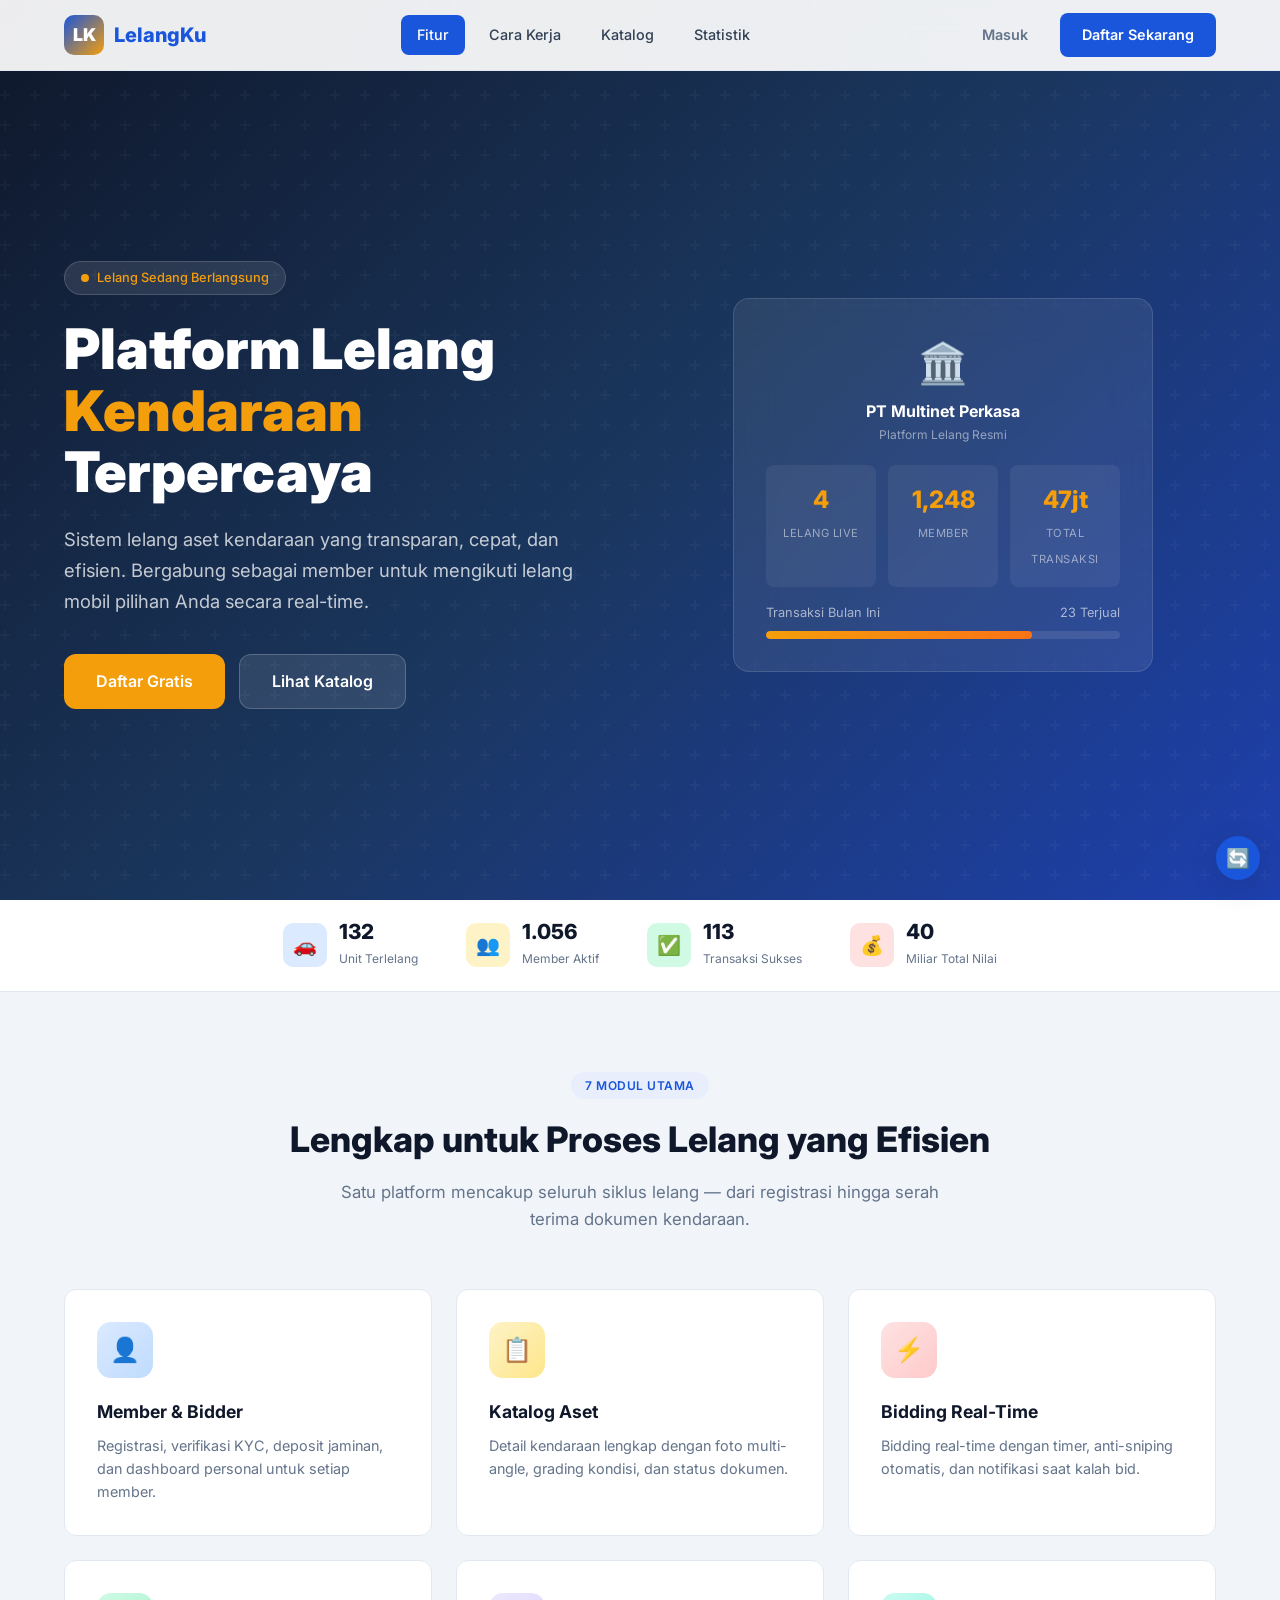
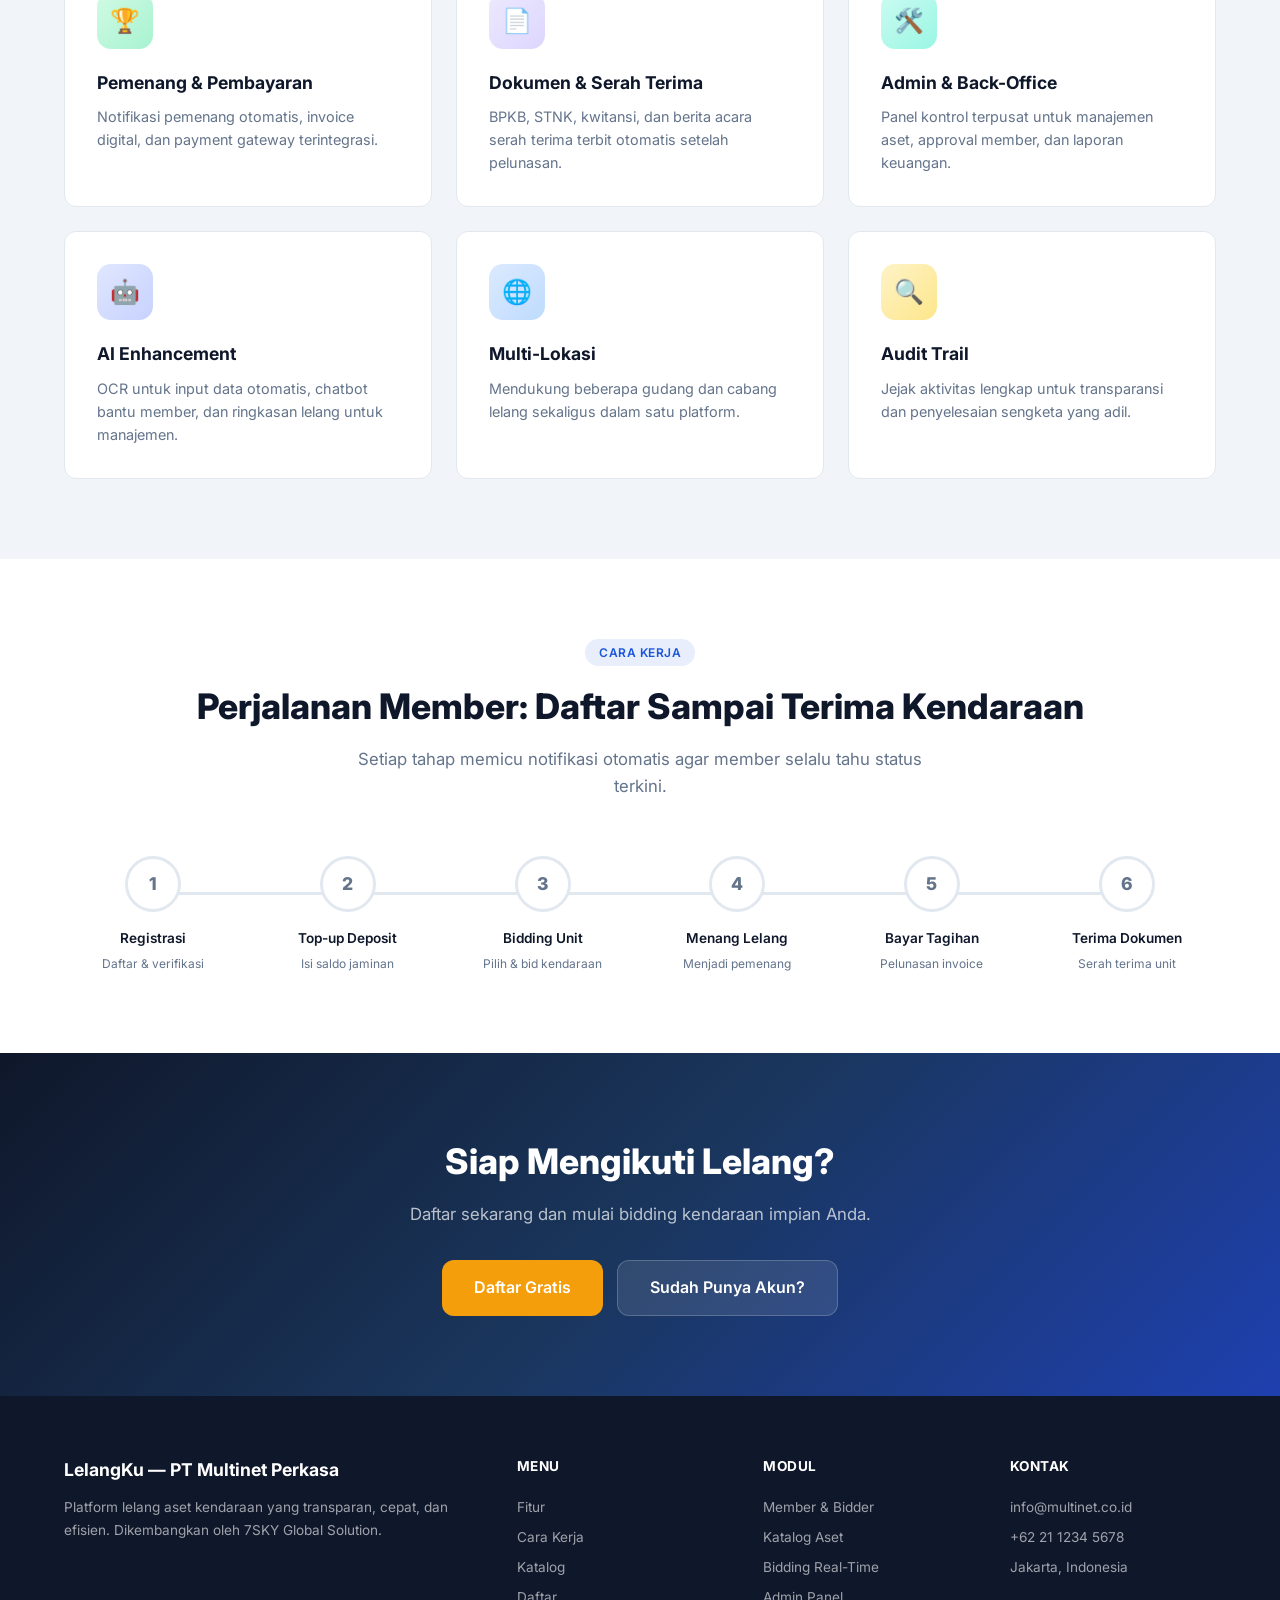
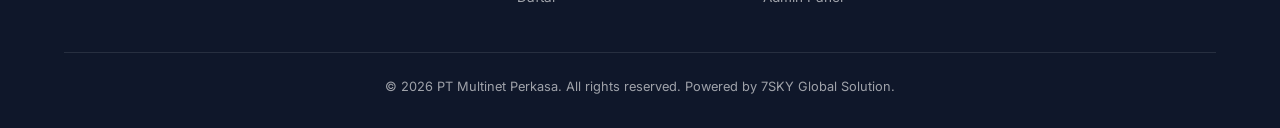
<file: index.html>
<!DOCTYPE html>
<html lang="id">
<head>
  <meta charset="UTF-8">
  <meta name="viewport" content="width=device-width, initial-scale=1.0">
  <title>LelangKu - Platform Lelang Aset Kendaraan</title>
  <link rel="stylesheet" href="css/style.css">
</head>
<body>

<!-- NAVBAR -->
<nav class="navbar" id="navbar">
  <div class="container">
    <a href="index.html" class="navbar-brand">
      <div class="logo-icon">LK</div>
      LelangKu
    </a>
    <div class="navbar-nav" id="navLinks">
      <a href="#features" class="active">Fitur</a>
      <a href="#how">Cara Kerja</a>
      <a href="katalog.html">Katalog</a>
      <a href="#stats">Statistik</a>
    </div>
    <div class="navbar-actions" id="navActions">
      <a href="login.html" class="btn btn-ghost">Masuk</a>
      <a href="register.html" class="btn btn-primary">Daftar Sekarang</a>
    </div>
  </div>
</nav>

<!-- HERO -->
<section class="hero" id="hero">
  <div class="container">
    <div class="hero-content">
      <div class="hero-badge">
        <span class="dot"></span>
        <span id="heroBadgeText">Lelang Sedang Berlangsung</span>
      </div>
      <h1 id="heroTitle">Platform Lelang <span>Kendaraan</span> Terpercaya</h1>
      <p id="heroDesc">Sistem lelang aset kendaraan yang transparan, cepat, dan efisien. Bergabung sebagai member untuk mengikuti lelang mobil pilihan Anda secara real-time.</p>
      <div class="hero-buttons">
        <a href="register.html" class="btn btn-accent btn-lg">Daftar Gratis</a>
        <a href="katalog.html" class="btn btn-lg" style="background:rgba(255,255,255,.1);color:white;border:1px solid rgba(255,255,255,.2);">Lihat Katalog</a>
      </div>
    </div>
    <div class="hero-visual">
      <div class="hero-card">
        <div style="text-align:center;margin-bottom:20px;">
          <div style="font-size:2.5rem;margin-bottom:4px;">🏛️</div>
          <h4 style="color:white;font-weight:700;">PT Multinet Perkasa</h4>
          <p style="color:rgba(255,255,255,.5);font-size:.75rem;margin:0;">Platform Lelang Resmi</p>
        </div>
        <div class="hero-stat-row">
          <div class="hero-stat">
            <span class="num" id="heroLiveCount">4</span>
            <span class="label">Lelang Live</span>
          </div>
          <div class="hero-stat">
            <span class="num" id="heroMemberCount">1,248</span>
            <span class="label">Member</span>
          </div>
          <div class="hero-stat">
            <span class="num" id="heroTotalValue">47jt</span>
            <span class="label">Total Transaksi</span>
          </div>
        </div>
        <div class="hero-progress">
          <div class="progress-label">
            <span>Transaksi Bulan Ini</span>
            <span id="heroTransCount">23 Terjual</span>
          </div>
          <div class="progress-bar"><div class="progress-fill" style="width:75%"></div></div>
        </div>
      </div>
    </div>
  </div>
</section>

<!-- STATS BAR -->
<section class="stats-bar" id="stats">
  <div class="container">
    <div class="stat-item">
      <div class="stat-icon blue">🚗</div>
      <div class="stat-text">
        <span class="num" data-count="156">0</span>
        <span class="label">Unit Terlelang</span>
      </div>
    </div>
    <div class="stat-item">
      <div class="stat-icon amber">👥</div>
      <div class="stat-text">
        <span class="num" data-count="1248">0</span>
        <span class="label">Member Aktif</span>
      </div>
    </div>
    <div class="stat-item">
      <div class="stat-icon green">✅</div>
      <div class="stat-text">
        <span class="num" data-count="134">0</span>
        <span class="label">Transaksi Sukses</span>
      </div>
    </div>
    <div class="stat-item">
      <div class="stat-icon red">💰</div>
      <div class="stat-text">
        <span class="num" data-count="47">0</span>
        <span class="label">Miliar Total Nilai</span>
      </div>
    </div>
  </div>
</section>

<!-- FEATURES -->
<section class="section" id="features">
  <div class="container">
    <div class="section-header">
      <span class="tag">7 Modul Utama</span>
      <h2>Lengkap untuk Proses Lelang yang Efisien</h2>
      <p>Satu platform mencakup seluruh siklus lelang — dari registrasi hingga serah terima dokumen kendaraan.</p>
    </div>
    <div class="features-grid">
      <div class="feature-card">
        <div class="feature-icon blue">👤</div>
        <h3>Member & Bidder</h3>
        <p>Registrasi, verifikasi KYC, deposit jaminan, dan dashboard personal untuk setiap member.</p>
      </div>
      <div class="feature-card">
        <div class="feature-icon amber">📋</div>
        <h3>Katalog Aset</h3>
        <p>Detail kendaraan lengkap dengan foto multi-angle, grading kondisi, dan status dokumen.</p>
      </div>
      <div class="feature-card">
        <div class="feature-icon red">⚡</div>
        <h3>Bidding Real-Time</h3>
        <p>Bidding real-time dengan timer, anti-sniping otomatis, dan notifikasi saat kalah bid.</p>
      </div>
      <div class="feature-card">
        <div class="feature-icon green">🏆</div>
        <h3>Pemenang & Pembayaran</h3>
        <p>Notifikasi pemenang otomatis, invoice digital, dan payment gateway terintegrasi.</p>
      </div>
      <div class="feature-card">
        <div class="feature-icon purple">📄</div>
        <h3>Dokumen & Serah Terima</h3>
        <p>BPKB, STNK, kwitansi, dan berita acara serah terima terbit otomatis setelah pelunasan.</p>
      </div>
      <div class="feature-card">
        <div class="feature-icon teal">🛠️</div>
        <h3>Admin & Back-Office</h3>
        <p>Panel kontrol terpusat untuk manajemen aset, approval member, dan laporan keuangan.</p>
      </div>
      <div class="feature-card">
        <div class="feature-icon indigo">🤖</div>
        <h3>AI Enhancement</h3>
        <p>OCR untuk input data otomatis, chatbot bantu member, dan ringkasan lelang untuk manajemen.</p>
      </div>
      <div class="feature-card">
        <div class="feature-icon blue">🌐</div>
        <h3>Multi-Lokasi</h3>
        <p>Mendukung beberapa gudang dan cabang lelang sekaligus dalam satu platform.</p>
      </div>
      <div class="feature-card">
        <div class="feature-icon amber">🔍</div>
        <h3>Audit Trail</h3>
        <p>Jejak aktivitas lengkap untuk transparansi dan penyelesaian sengketa yang adil.</p>
      </div>
    </div>
  </div>
</section>

<!-- HOW IT WORKS -->
<section class="section" style="background:var(--white);" id="how">
  <div class="container">
    <div class="section-header">
      <span class="tag">Cara Kerja</span>
      <h2>Perjalanan Member: Daftar Sampai Terima Kendaraan</h2>
      <p>Setiap tahap memicu notifikasi otomatis agar member selalu tahu status terkini.</p>
    </div>
    <div class="steps-grid">
      <div class="step-item">
        <div class="step-num">1</div>
        <h4>Registrasi</h4>
        <p>Daftar & verifikasi</p>
      </div>
      <div class="step-item">
        <div class="step-num">2</div>
        <h4>Top-up Deposit</h4>
        <p>Isi saldo jaminan</p>
      </div>
      <div class="step-item">
        <div class="step-num">3</div>
        <h4>Bidding Unit</h4>
        <p>Pilih & bid kendaraan</p>
      </div>
      <div class="step-item">
        <div class="step-num">4</div>
        <h4>Menang Lelang</h4>
        <p>Menjadi pemenang</p>
      </div>
      <div class="step-item">
        <div class="step-num">5</div>
        <h4>Bayar Tagihan</h4>
        <p>Pelunasan invoice</p>
      </div>
      <div class="step-item">
        <div class="step-num">6</div>
        <h4>Terima Dokumen</h4>
        <p>Serah terima unit</p>
      </div>
    </div>
  </div>
</section>

<!-- CTA -->
<section class="section" style="background:linear-gradient(135deg,#0f172a,#1a365d,#1e40af);color:white;">
  <div class="container" style="text-align:center;">
    <h2 style="font-size:2.2rem;font-weight:800;margin-bottom:12px;">Siap Mengikuti Lelang?</h2>
    <p style="color:rgba(255,255,255,.7);font-size:1.05rem;margin-bottom:32px;">Daftar sekarang dan mulai bidding kendaraan impian Anda.</p>
    <div style="display:flex;gap:14px;justify-content:center;">
      <a href="register.html" class="btn btn-accent btn-lg">Daftar Gratis</a>
      <a href="login.html" class="btn btn-lg" style="background:rgba(255,255,255,.1);color:white;border:1px solid rgba(255,255,255,.2);">Sudah Punya Akun?</a>
    </div>
  </div>
</section>

<!-- FOOTER -->
<footer class="footer">
  <div class="container">
    <div class="footer-grid">
      <div class="footer-brand">
        <h3>LelangKu — PT Multinet Perkasa</h3>
        <p>Platform lelang aset kendaraan yang transparan, cepat, dan efisien. Dikembangkan oleh 7SKY Global Solution.</p>
      </div>
      <div class="footer-col">
        <h4>Menu</h4>
        <a href="#features">Fitur</a>
        <a href="#how">Cara Kerja</a>
        <a href="katalog.html">Katalog</a>
        <a href="register.html">Daftar</a>
      </div>
      <div class="footer-col">
        <h4>Modul</h4>
        <a href="#">Member & Bidder</a>
        <a href="#">Katalog Aset</a>
        <a href="#">Bidding Real-Time</a>
        <a href="#">Admin Panel</a>
      </div>
      <div class="footer-col">
        <h4>Kontak</h4>
        <a href="#">info@multinet.co.id</a>
        <a href="#">+62 21 1234 5678</a>
        <a href="#">Jakarta, Indonesia</a>
      </div>
    </div>
    <div class="footer-bottom">
      &copy; 2026 PT Multinet Perkasa. All rights reserved. Powered by 7SKY Global Solution.
    </div>
  </div>
</footer>

<script src="js/app.js"></script>
<script>
  // Animate stats on scroll
  const observer = new IntersectionObserver(entries => {
    entries.forEach(entry => {
      if (entry.isIntersecting) {
        entry.target.querySelectorAll('[data-count]').forEach(el => {
          const target = parseInt(el.dataset.count);
          let start = 0;
          const dur = 1200;
          const startTime = performance.now();
          function tick(now) {
            const p = Math.min((now - startTime) / dur, 1);
            const eased = 1 - Math.pow(1 - p, 3);
            el.textContent = Math.round(target * eased).toLocaleString('id-ID');
            if (p < 1) requestAnimationFrame(tick);
          }
          requestAnimationFrame(tick);
        });
        observer.unobserve(entry.target);
      }
    });
  }, { threshold: 0.3 });
  document.querySelectorAll('#stats').forEach(el => observer.observe(el));

  // Update nav based on login
  function updateNav() {
    const user = getCurrentUser();
    const actions = document.getElementById('navActions');
    if (user && actions) {
      const dash = user.role === 'admin' ? 'admin.html' : 'dashboard.html';
      actions.innerHTML = `
        <a href="${dash}" class="btn btn-ghost">Dashboard</a>
        <button onclick="logout()" class="btn btn-primary btn-sm">Keluar</button>
      `;
    }
  }
  updateNav();

  // Load hero content from admin settings
  loadHeroContent();
</script>
</body>
</html>
</file>
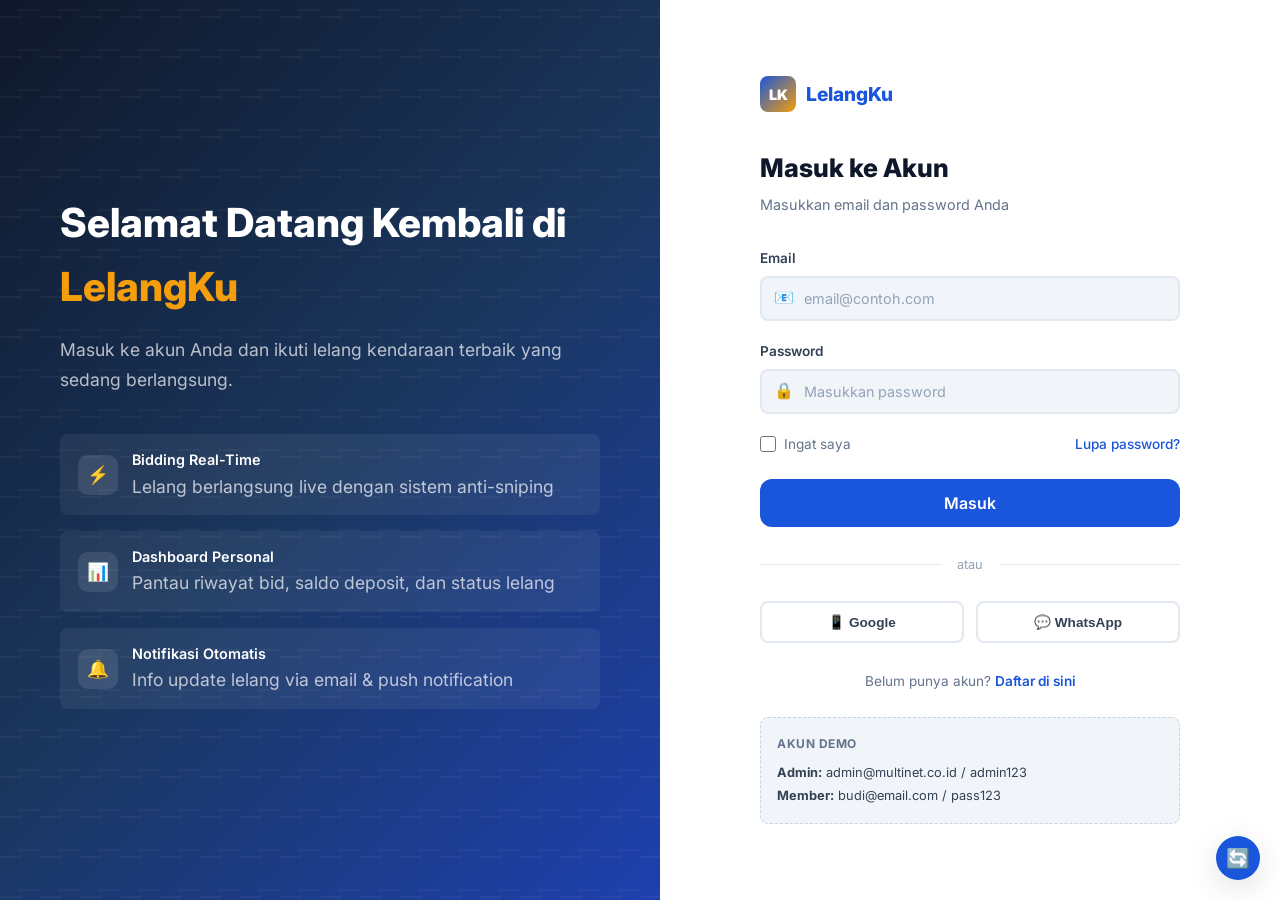
<file: admin.html>
<!DOCTYPE html>
<html lang="id">
<head>
  <meta charset="UTF-8">
  <meta name="viewport" content="width=device-width, initial-scale=1.0">
  <title>Admin Panel - LelangKu</title>
  <link rel="stylesheet" href="css/style.css">
</head>
<body>

<!-- NAVBAR -->
<nav class="navbar" id="navbar">
  <div class="container">
    <a href="index.html" class="navbar-brand">
      <div class="logo-icon">LK</div>
      LelangKu
    </a>
    <div class="navbar-nav">
      <a href="admin.html" class="active">Admin Panel</a>
      <a href="katalog.html">Katalog</a>
    </div>
    <div class="navbar-actions" id="navActions">
      <button onclick="logout()" class="btn btn-primary btn-sm">Keluar</button>
    </div>
  </div>
</nav>

<div class="dashboard-layout">
  <!-- SIDEBAR -->
  <aside class="sidebar">
    <div class="sidebar-profile">
      <div class="sidebar-avatar" id="userAvatar">AD</div>
      <div>
        <h4 id="userName">Admin</h4>
        <p id="userEmail">admin@multinet.co.id</p>
      </div>
    </div>
    <div class="sidebar-menu">
      <div class="menu-label">Panel Admin</div>
      <a href="admin.html" class="active"><span class="icon">📊</span> Dashboard Admin</a>
      <a href="#" onclick="showTab('members')"><span class="icon">👥</span> Manajemen Member <span class="badge" id="pendingCount">0</span></a>
      <a href="#" onclick="showTab('vehicles')"><span class="icon">🚗</span> Manajemen Aset</a>
      <a href="#" onclick="showTab('auctions')"><span class="icon">🔨</span> Monitoring Lelang</a>
      <a href="#" onclick="showTab('finance')"><span class="icon">💰</span> Laporan Keuangan</a>
      <a href="#" onclick="showTab('hero')"><span class="icon">🌐</span> Edit Landing Page</a>
      <div class="menu-label">Sistem</div>
      <a href="#" onclick="showTab('backup')"><span class="icon">💾</span> Backup / Restore</a>
      <a href="#"><span class="icon">📋</span> Audit Trail</a>
      <a href="#"><span class="icon">⚙️</span> Pengaturan</a>
    </div>
  </aside>

  <!-- MAIN -->
  <main class="main-content">
    <div class="page-header">
      <h1>Dashboard Admin</h1>
      <p>Kontrol penuh atas seluruh siklus lelang dari satu panel.</p>
    </div>

    <!-- STAT CARDS -->
    <div class="dash-stats">
      <div class="dash-stat-card">
        <div class="dash-stat-icon blue">👥</div>
        <div class="dash-stat-text">
          <h3 id="statMembers">--</h3>
          <p>Total Member</p>
          <div class="change" id="statPending">-- menunggu verifikasi</div>
        </div>
      </div>
      <div class="dash-stat-card">
        <div class="dash-stat-icon amber">🚗</div>
        <div class="dash-stat-text">
          <h3 id="statVehicles">--</h3>
          <p>Total Aset</p>
          <div class="change up" id="statLiveVehicles">-- sedang lelang</div>
        </div>
      </div>
      <div class="dash-stat-card">
        <div class="dash-stat-icon green">💰</div>
        <div class="dash-stat-text">
          <h3 id="statRevenue">--</h3>
          <p>Total Nilai Transaksi</p>
          <div class="change up">Dari lelang selesai</div>
        </div>
      </div>
      <div class="dash-stat-card">
        <div class="dash-stat-icon red">📄</div>
        <div class="dash-stat-text">
          <h3 id="statBids">--</h3>
          <p>Total Bid</p>
          <div class="change up">Semua lelang</div>
        </div>
      </div>
    </div>

    <!-- TAB: MEMBERS -->
    <div id="tabMembers" class="admin-tab">
      <div class="card" style="margin-bottom:24px;">
        <div class="card-header">
          <h3>Manajemen Member</h3>
          <div style="display:flex;gap:8px;">
            <button class="btn btn-sm btn-secondary" onclick="filterMembers('all')">Semua</button>
            <button class="btn btn-sm btn-accent" onclick="filterMembers('pending')">Pending</button>
            <button class="btn btn-sm btn-success" onclick="filterMembers('verified')">Terverifikasi</button>
          </div>
        </div>
        <div class="card-body">
          <div class="table-wrap">
            <table>
              <thead>
                <tr>
                  <th>ID</th>
                  <th>Nama</th>
                  <th>Email</th>
                  <th>No. HP</th>
                  <th>KTP</th>
                  <th>Status</th>
                  <th>Deposit</th>
                  <th>Aksi</th>
                </tr>
              </thead>
              <tbody id="membersTable"></tbody>
            </table>
          </div>
        </div>
      </div>
    </div>

    <!-- TAB: VEHICLES -->
    <div id="tabVehicles" class="admin-tab" style="display:none;">
      <div class="card">
        <div class="card-header">
          <h3>Manajemen Aset Kendaraan</h3>
          <button class="btn btn-sm btn-primary" onclick="showAddVehicleModal()">+ Tambah Unit</button>
        </div>
        <div class="card-body">
          <div class="table-wrap">
            <table>
              <thead>
                <tr>
                  <th>ID</th>
                  <th>Nama Unit</th>
                  <th>Tahun</th>
                  <th>Grade</th>
                  <th>Lokasi</th>
                  <th>Harga Mulai</th>
                  <th>Status</th>
                  <th>Waktu Lelang</th>
                  <th>Bid</th>
                  <th>Aksi</th>
                </tr>
              </thead>
              <tbody id="vehiclesTable"></tbody>
            </table>
          </div>
        </div>
      </div>
    </div>

    <!-- TAB: AUCTIONS -->
    <div id="tabAuctions" class="admin-tab" style="display:none;">
      <div class="card">
        <div class="card-header">
          <h3>Monitoring Lelang Aktif</h3>
          <span class="badge badge-danger" id="liveAuctionCount">0 Lelang Live</span>
        </div>
        <div class="card-body">
          <div class="table-wrap">
            <table>
              <thead>
                <tr>
                  <th>Unit</th>
                  <th>Harga Saat Ini</th>
                  <th>Jumlah Bid</th>
                  <th>Bidder Tertinggi</th>
                  <th>Sisa Waktu</th>
                  <th>Atur Waktu</th>
                  <th>Aksi</th>
                </tr>
              </thead>
              <tbody id="auctionsTable"></tbody>
            </table>
          </div>
        </div>
      </div>
    </div>

    <!-- TAB: FINANCE -->
    <div id="tabFinance" class="admin-tab" style="display:none;">
      <div class="admin-grid">
        <div class="card">
          <div class="card-header"><h3>Transaksi Sukses</h3></div>
          <div class="card-body">
            <div class="table-wrap">
              <table>
                <thead>
                  <tr><th>ID</th><th>Member</th><th>Unit</th><th>Nominal</th><th>Fee</th><th>Pajak</th></tr>
                </thead>
                <tbody id="financeTable"></tbody>
              </table>
            </div>
          </div>
        </div>
        <div class="card">
          <div class="card-header"><h3>Ringkasan Keuangan</h3></div>
          <div class="card-body">
            <div style="display:flex;flex-direction:column;gap:16px;">
              <div style="padding:16px;background:var(--gray-50);border-radius:var(--radius-sm);display:flex;justify-content:space-between;align-items:center;">
                <span style="font-size:.85rem;color:var(--gray);">Total Nilai Lelang</span>
                <strong style="font-size:1.1rem;" id="finTotal">--</strong>
              </div>
              <div style="padding:16px;background:var(--gray-50);border-radius:var(--radius-sm);display:flex;justify-content:space-between;align-items:center;">
                <span style="font-size:.85rem;color:var(--gray);">Total Fee Platform (5%)</span>
                <strong style="font-size:1.1rem;color:var(--success);" id="finFee">--</strong>
              </div>
              <div style="padding:16px;background:var(--gray-50);border-radius:var(--radius-sm);display:flex;justify-content:space-between;align-items:center;">
                <span style="font-size:.85rem;color:var(--gray);">Total Pajak (PPN 10%)</span>
                <strong style="font-size:1.1rem;color:var(--accent);" id="finTax">--</strong>
              </div>
              <div style="padding:16px;background:var(--primary-light);border-radius:var(--radius-sm);display:flex;justify-content:space-between;align-items:center;">
                <span style="font-size:.85rem;color:var(--primary);font-weight:600;">Total Pendapatan Bersih</span>
                <strong style="font-size:1.2rem;color:var(--primary);" id="finNet">--</strong>
              </div>
            </div>
          </div>
        </div>
      </div>
    </div>

    <!-- TAB: HERO EDIT -->
    <div id="tabHero" class="admin-tab" style="display:none;">
      <div class="admin-grid">
        <div class="card">
          <div class="card-header"><h3>Edit Hero / Landing Page</h3></div>
          <div class="card-body">
            <form id="heroEditForm">
              <div class="form-group">
                <label>Teks Badge ( pojok kiri atas hero )</label>
                <input type="text" class="form-control" id="heroEditBadge" style="padding-left:14px;" placeholder="Lelang Sedang Berlangsung">
              </div>
              <div class="form-group">
                <label>Judul Hero ( gunakan &lt;span&gt; untuk warna accent )</label>
                <input type="text" class="form-control" id="heroEditTitle" style="padding-left:14px;" placeholder="Platform Lelang <span>Kendaraan</span> Terpercaya">
              </div>
              <div class="form-group">
                <label>Deskripsi Hero</label>
                <textarea class="form-control" id="heroEditDesc" rows="3" style="padding-left:14px;" placeholder="Deskripsi tentang platform lelang..."></textarea>
              </div>
              <div class="form-group">
                <label>Nama Perusahaan</label>
                <input type="text" class="form-control" id="heroEditCompany" style="padding-left:14px;" placeholder="PT Multinet Perkasa">
              </div>
              <div class="form-row">
                <div class="form-group">
                  <label>Jumlah Lelang Live</label>
                  <input type="text" class="form-control" id="heroEditLive" style="padding-left:14px;" placeholder="4">
                </div>
                <div class="form-group">
                  <label>Jumlah Member</label>
                  <input type="text" class="form-control" id="heroEditMember" style="padding-left:14px;" placeholder="1,248">
                </div>
              </div>
              <div class="form-row">
                <div class="form-group">
                  <label>Total Transaksi</label>
                  <input type="text" class="form-control" id="heroEditValue" style="padding-left:14px;" placeholder="47jt">
                </div>
                <div class="form-group">
                  <label>Label Progress</label>
                  <input type="text" class="form-control" id="heroEditTrans" style="padding-left:14px;" placeholder="23 Terjual">
                </div>
              </div>
              <div class="form-group">
                <label>Progress Bar ( % )</label>
                <input type="number" class="form-control" id="heroEditProgress" style="padding-left:14px;" min="0" max="100" placeholder="75">
              </div>
              <button type="submit" class="btn btn-primary btn-block">Simpan Perubahan</button>
            </form>
          </div>
        </div>
        <div class="card">
          <div class="card-header"><h3>Preview</h3></div>
          <div class="card-body">
            <div style="background:linear-gradient(135deg,#0f172a,#1a365d);border-radius:var(--radius);padding:24px;color:white;">
              <div style="font-size:.7rem;background:rgba(255,255,255,.1);display:inline-block;padding:4px 12px;border-radius:50px;margin-bottom:12px;" id="previewBadge">Badge</div>
              <h2 style="font-size:1.4rem;font-weight:800;margin-bottom:8px;" id="previewTitle">Judul Hero</h2>
              <p style="font-size:.85rem;color:rgba(255,255,255,.7);margin-bottom:16px;" id="previewDesc">Deskripsi hero akan muncul di sini.</p>
              <div style="display:grid;grid-template-columns:1fr 1fr 1fr;gap:8px;margin-bottom:12px;">
                <div style="background:rgba(255,255,255,.06);padding:10px;border-radius:8px;text-align:center;">
                  <div style="font-weight:800;color:var(--accent);font-size:1.1rem;" id="previewLive">0</div>
                  <div style="font-size:.6rem;color:rgba(255,255,255,.5);">LIVE</div>
                </div>
                <div style="background:rgba(255,255,255,.06);padding:10px;border-radius:8px;text-align:center;">
                  <div style="font-weight:800;color:var(--accent);font-size:1.1rem;" id="previewMember">0</div>
                  <div style="font-size:.6rem;color:rgba(255,255,255,.5);">MEMBER</div>
                </div>
                <div style="background:rgba(255,255,255,.06);padding:10px;border-radius:8px;text-align:center;">
                  <div style="font-weight:800;color:var(--accent);font-size:1.1rem;" id="previewValue">0</div>
                  <div style="font-size:.6rem;color:rgba(255,255,255,.5);">TOTAL</div>
                </div>
              </div>
              <div style="background:rgba(255,255,255,.1);border-radius:50px;height:6px;overflow:hidden;">
                <div style="background:var(--accent);height:100%;width:50%;border-radius:50px;" id="previewProgress"></div>
              </div>
            </div>
          </div>
        </div>
      </div>
    </div>

    <!-- TAB: BACKUP/RESTORE -->
    <div id="tabBackup" class="admin-tab" style="display:none;">
      <div class="admin-grid">
        <div class="card">
          <div class="card-header"><h3>💾 Backup Database</h3></div>
          <div class="card-body">
            <p style="color:var(--gray);font-size:.9rem;margin-bottom:16px;">Simpan semua data (member, aset, lelang, transaksi) ke file .txt untuk backup atau dipindahkan ke komputer lain.</p>
            
            <div style="padding:16px;background:var(--gray-50);border-radius:var(--radius-sm);margin-bottom:20px;">
              <div style="font-size:.8rem;color:var(--gray);margin-bottom:8px;">Status Database:</div>
              <div style="display:grid;grid-template-columns:1fr 1fr;gap:12px;">
                <div>
                  <div style="font-size:.75rem;color:var(--gray);">Total Member</div>
                  <div style="font-weight:700;" id="backupStatMembers">--</div>
                </div>
                <div>
                  <div style="font-size:.75rem;color:var(--gray);">Total Aset</div>
                  <div style="font-weight:700;" id="backupStatVehicles">--</div>
                </div>
                <div>
                  <div style="font-size:.75rem;color:var(--gray);">Total Transaksi</div>
                  <div style="font-weight:700;" id="backupStatTransactions">--</div>
                </div>
                <div>
                  <div style="font-size:.75rem;color:var(--gray);">Terakhir Backup</div>
                  <div style="font-weight:700;" id="backupLastTime">--</div>
                </div>
              </div>
            </div>
            
            <button class="btn btn-primary btn-lg btn-block" onclick="handleExportDatabase()">
              📥 Download Backup (.txt)
            </button>
          </div>
        </div>
        
        <div class="card">
          <div class="card-header"><h3>📤 Restore Database</h3></div>
          <div class="card-body">
            <p style="color:var(--gray);font-size:.9rem;margin-bottom:16px;">Restore data dari file backup sebelumnya. Semua data saat ini akan diganti.</p>
            
            <div id="importDropzone" style="border:2px dashed var(--gray-lighter);border-radius:var(--radius);padding:40px;text-align:center;margin-bottom:16px;cursor:pointer;transition:all .2s;" onmouseover="this.style.borderColor='var(--primary)'" onmouseout="this.style.borderColor='var(--gray-lighter)'">
              <div style="font-size:2rem;margin-bottom:8px;">📁</div>
              <div style="font-weight:600;margin-bottom:4px;">Klik atau seret file ke sini</div>
              <div style="font-size:.8rem;color:var(--gray);">Format: .txt (JSON)</div>
              <input type="file" id="importFileInput" accept=".txt" style="display:none;">
            </div>
            
            <div id="importPreview" style="display:none;padding:16px;background:var(--gray-50);border-radius:var(--radius-sm);margin-bottom:16px;">
              <div style="font-size:.8rem;color:var(--gray);margin-bottom:8px;">Preview Import:</div>
              <div style="display:grid;grid-template-columns:1fr 1fr;gap:8px;">
                <div><span style="font-size:.8rem;color:var(--gray);">Member:</span> <strong id="importPreviewMembers">--</strong></div>
                <div><span style="font-size:.8rem;color:var(--gray);">Aset:</span> <strong id="importPreviewVehicles">--</strong></div>
                <div><span style="font-size:.8rem;color:var(--gray);">Transaksi:</span> <strong id="importPreviewTransactions">--</strong></div>
                <div><span style="font-size:.8rem;color:var(--gray);">Tanggal Export:</span> <strong id="importPreviewDate">--</strong></div>
              </div>
            </div>
            
            <button class="btn btn-success btn-lg btn-block" id="importBtn" disabled onclick="handleImportDatabase()">
              📤 Restore Database
            </button>
            
            <div style="margin-top:16px;padding:12px;background:#fef3c7;border-radius:var(--radius-sm);border:1px solid #fde68a;">
              <div style="font-size:.8rem;color:#92400e;font-weight:600;">⚠️ Peringatan</div>
              <div style="font-size:.8rem;color:#a16207;margin-top:4px;">Restore akan mengganti semua data saat ini dengan data dari file backup. Pastikan Anda sudah backup data terbaru jika diperlukan.</div>
            </div>
          </div>
        </div>
      </div>
      
      <!-- RESET SECTION -->
      <div class="card" style="margin-top:24px;">
        <div class="card-header"><h3>🔄 Reset Database</h3></div>
        <div class="card-body">
          <p style="color:var(--gray);font-size:.9rem;margin-bottom:16px;">Kembalikan database ke kondisi awal (default). Semua data akan hilang.</p>
          <button class="btn btn-danger btn-lg" onclick="handleResetDatabase()">
            🗑️ Reset ke Default
          </button>
        </div>
      </div>
    </div>

  </main>
</div>

<!-- ADD VEHICLE MODAL -->
<div class="modal-overlay" id="addVehicleModal">
  <div class="modal" style="max-width:560px;">
    <h3>Tambah Unit Kendaraan</h3>
    <p>Isi data kendaraan yang akan dilelang.</p>
    <form id="addVehicleForm">
      <div class="form-row">
        <div class="form-group">
          <label>Nama Unit</label>
          <input type="text" class="form-control" id="newVName" placeholder="Toyota Avanza G" required style="padding-left:14px;">
        </div>
        <div class="form-group">
          <label>Tahun</label>
          <input type="number" class="form-control" id="newVYear" placeholder="2022" required style="padding-left:14px;">
        </div>
      </div>
      <div class="form-row">
        <div class="form-group">
          <label>Kilometer</label>
          <input type="number" class="form-control" id="newVKm" placeholder="35000" required style="padding-left:14px;">
        </div>
        <div class="form-group">
          <label>Grade</label>
          <select class="form-control" id="newVGrade" style="padding-left:14px;">
            <option value="A">Grade A</option>
            <option value="B">Grade B</option>
            <option value="C">Grade C</option>
          </select>
        </div>
      </div>
      <div class="form-row">
        <div class="form-group">
          <label>Lokasi</label>
          <input type="text" class="form-control" id="newVLoc" placeholder="Jakarta Utara" required style="padding-left:14px;">
        </div>
        <div class="form-group">
          <label>Harga Mulai (Rp)</label>
          <input type="number" class="form-control" id="newVPrice" placeholder="120000000" required style="padding-left:14px;">
        </div>
      </div>
      <div class="form-row">
        <div class="form-group">
          <label>BPKB</label>
          <select class="form-control" id="newVBpkb" style="padding-left:14px;">
            <option value="Lengkap">Lengkap</option>
            <option value="Proses">Proses</option>
          </select>
        </div>
        <div class="form-group">
          <label>STNK</label>
          <select class="form-control" id="newVStnk" style="padding-left:14px;">
            <option value="Aktif">Aktif</option>
            <option value="Kadaluarsa">Kadaluarsa</option>
          </select>
        </div>
      </div>
      <div class="form-group">
        <label>URL Gambar Kendaraan</label>
        <input type="url" class="form-control" id="newVImageUrl" placeholder="https://contoh.com/gambar-mobil.jpg" style="padding-left:14px;">
      </div>
      <div id="newVImagePreview" style="display:none;margin-bottom:16px;">
        <img src="" alt="Preview" style="width:100%;max-height:200px;object-fit:cover;border-radius:var(--radius-sm);border:1px solid var(--gray-100);">
      </div>
      <div class="modal-actions" style="margin-top:16px;">
        <button type="button" class="btn btn-ghost" onclick="document.getElementById('addVehicleModal').classList.remove('show')">Batal</button>
        <button type="submit" class="btn btn-primary">Simpan Unit</button>
      </div>
    </form>
  </div>
</div>

<!-- EDIT TIME MODAL -->
<div class="modal-overlay" id="editTimeModal">
  <div class="modal" style="max-width:480px;">
    <h3>⏰ Atur Waktu Lelang</h3>
    <p id="editTimeVehicleName">--</p>
    <form id="editTimeForm">
      <input type="hidden" id="editTimeVehicleId">
      <div class="form-group">
        <label>Status Lelang</label>
        <select class="form-control" id="editTimeStatus" style="padding-left:14px;">
          <option value="upcoming">Upcoming (Belum Mulai)</option>
          <option value="live">Live (Sedang Berlangsung)</option>
          <option value="ended">Ended (Selesai)</option>
        </select>
      </div>
      <div class="form-group">
        <label>Tanggal & Waktu Selesai</label>
        <input type="datetime-local" class="form-control" id="editTimeEnd" style="padding-left:14px;" required>
      </div>
      <div style="display:grid;grid-template-columns:1fr 1fr 1fr;gap:8px;margin-bottom:20px;">
        <button type="button" class="btn btn-sm btn-secondary" onclick="quickSetTime(1)">+1 Jam</button>
        <button type="button" class="btn btn-sm btn-secondary" onclick="quickSetTime(6)">+6 Jam</button>
        <button type="button" class="btn btn-sm btn-secondary" onclick="quickSetTime(24)">+1 Hari</button>
        <button type="button" class="btn btn-sm btn-secondary" onclick="quickSetTime(72)">+3 Hari</button>
        <button type="button" class="btn btn-sm btn-secondary" onclick="quickSetTime(168)">+7 Hari</button>
        <button type="button" class="btn btn-sm btn-accent" onclick="quickSetTime(0)">Sekarang +1 Jam</button>
      </div>
      <div style="padding:12px;background:var(--gray-50);border-radius:var(--radius-sm);margin-bottom:20px;">
        <div style="font-size:.75rem;color:var(--gray);margin-bottom:4px;">Preview Waktu Selesai</div>
        <div style="font-weight:700;font-size:1rem;" id="editTimePreview">--</div>
        <div style="font-size:.75rem;color:var(--gray);margin-top:4px;">Sisa waktu: <strong id="editTimeRemaining">--</strong></div>
      </div>
      <div class="modal-actions">
        <button type="button" class="btn btn-ghost" onclick="document.getElementById('editTimeModal').classList.remove('show')">Batal</button>
        <button type="submit" class="btn btn-primary">Simpan Waktu</button>
      </div>
    </form>
  </div>
</div>

<!-- EDIT IMAGE MODAL -->
<div class="modal-overlay" id="editImageModal">
  <div class="modal" style="max-width:560px;">
    <h3>🖼️ Edit Gambar Kendaraan</h3>
    <p id="editImageVehicleName">--</p>
    <form id="editImageForm">
      <input type="hidden" id="editImageVehicleId">
      <div style="display:grid;grid-template-columns:1fr 1fr;gap:16px;margin-bottom:20px;">
        <div>
          <div style="font-size:.75rem;color:var(--gray);margin-bottom:4px;">Gambar Saat Ini</div>
          <img id="editImageCurrent" src="" alt="Current" style="width:100%;height:180px;object-fit:cover;border-radius:var(--radius-sm);border:1px solid var(--gray-100);">
        </div>
        <div>
          <div style="font-size:.75rem;color:var(--gray);margin-bottom:4px;">Preview Baru</div>
          <img id="editImagePreview" src="" alt="Preview" style="width:100%;height:180px;object-fit:cover;border-radius:var(--radius-sm);border:1px solid var(--gray-100);display:none;">
          <div id="editImagePlaceholder" style="width:100%;height:180px;background:var(--gray-50);border-radius:var(--radius-sm);border:1px dashed var(--gray-lighter);display:flex;align-items:center;justify-content:center;color:var(--gray-light);font-size:.85rem;">Masukkan URL gambar</div>
        </div>
      </div>
      <div class="form-group">
        <label>URL Gambar Baru</label>
        <input type="url" class="form-control" id="editImageUrl" placeholder="https://contoh.com/gambar-mobil.jpg" style="padding-left:14px;">
      </div>
      <div style="margin-bottom:16px;">
        <div style="font-size:.75rem;color:var(--gray);margin-bottom:8px;">Contoh URL gambar gratis:</div>
        <div style="display:flex;flex-wrap:wrap;gap:6px;">
          <button type="button" class="btn btn-sm btn-secondary" onclick="setEditImageUrl('https://picsum.photos/seed/car1/600/400')">Picsum 1</button>
          <button type="button" class="btn btn-sm btn-secondary" onclick="setEditImageUrl('https://picsum.photos/seed/car2/600/400')">Picsum 2</button>
          <button type="button" class="btn btn-sm btn-secondary" onclick="setEditImageUrl('https://picsum.photos/seed/car3/600/400')">Picsum 3</button>
          <button type="button" class="btn btn-sm btn-secondary" onclick="setEditImageUrl('https://picsum.photos/seed/suv/600/400')">SUV</button>
          <button type="button" class="btn btn-sm btn-secondary" onclick="setEditImageUrl('https://picsum.photos/seed/sedan/600/400')">Sedan</button>
        </div>
      </div>
      <div class="modal-actions">
        <button type="button" class="btn btn-ghost" onclick="document.getElementById('editImageModal').classList.remove('show')">Batal</button>
        <button type="submit" class="btn btn-primary">Simpan Gambar</button>
      </div>
    </form>
  </div>
</div>

<script src="js/app.js"></script>
<script>
  const user = requireAdmin();
  if (!user) throw new Error('Not admin');

  // Sidebar
  document.getElementById('userAvatar').textContent = user.name.split(' ').map(n=>n[0]).join('').slice(0,2);
  document.getElementById('userName').textContent = user.name;
  document.getElementById('userEmail').textContent = user.email;

  const db = getDB();

  // Stats
  const members = db.users.filter(u => u.role === 'member');
  const pending = members.filter(m => m.status === 'pending');
  const liveV = db.vehicles.filter(v => v.status === 'live');
  const totalBids = db.vehicles.reduce((s, v) => s + v.bids.length, 0);
  const totalRevenue = db.transactions.filter(t => t.status === 'paid').reduce((s, t) => s + t.amount, 0);

  document.getElementById('statMembers').textContent = members.length;
  document.getElementById('statPending').textContent = `${pending.length} menunggu verifikasi`;
  document.getElementById('statPending').className = `change ${pending.length > 0 ? 'down' : 'up'}`;
  document.getElementById('statVehicles').textContent = db.vehicles.length;
  document.getElementById('statLiveVehicles').textContent = `${liveV.length} sedang lelang`;
  document.getElementById('statRevenue').textContent = formatRp(totalRevenue);
  document.getElementById('statBids').textContent = totalBids;
  document.getElementById('pendingCount').textContent = pending.length;

  // Tabs
  function showTab(tab) {
    document.querySelectorAll('.admin-tab').forEach(t => t.style.display = 'none');
    document.getElementById('tab' + tab.charAt(0).toUpperCase() + tab.slice(1)).style.display = 'block';
    return false;
  }
  window.showTab = showTab;

  // Members
  let memberFilter = 'all';
  function filterMembers(status) { memberFilter = status; renderMembers(); }
  window.filterMembers = filterMembers;

  function renderMembers() {
    const tbody = document.getElementById('membersTable');
    let list = members;
    if (memberFilter !== 'all') list = list.filter(m => m.status === memberFilter);

    tbody.innerHTML = list.map(m => `
      <tr>
        <td><strong>${m.id}</strong></td>
        <td>${m.name}</td>
        <td>${m.email}</td>
        <td>${m.phone || '-'}</td>
        <td>${m.ktp || '-'}</td>
        <td><span class="badge ${m.status === 'verified' ? 'badge-success' : 'badge-warning'}">${m.status === 'verified' ? 'Terverifikasi' : 'Pending'}</span></td>
        <td>${formatRp(m.deposit)}</td>
        <td>
          ${m.status === 'pending' ? `
            <button class="btn btn-sm btn-success" onclick="approveMember('${m.id}')">Setuju</button>
            <button class="btn btn-sm btn-danger" onclick="rejectMember('${m.id}')">Tolak</button>
          ` : '<span style="color:var(--gray-light);font-size:.8rem;">Aktif</span>'}
        </td>
      </tr>
    `).join('');
  }

  function approveMember(id) {
    const db = getDB();
    const u = db.users.find(u => u.id === id);
    if (u) { u.status = 'verified'; saveDB(db); autoSaveDB(); showToast(`${u.name} berhasil diverifikasi!`, 'success'); location.reload(); }
  }
  function rejectMember(id) {
    const db = getDB();
    const idx = db.users.findIndex(u => u.id === id);
    if (idx >= 0) { db.users.splice(idx, 1); saveDB(db); autoSaveDB(); showToast('Member ditolak.', 'warning'); location.reload(); }
  }
  window.approveMember = approveMember;
  window.rejectMember = rejectMember;

  // Vehicles
  function renderVehicles() {
    const tbody = document.getElementById('vehiclesTable');
    tbody.innerHTML = db.vehicles.map(v => {
      const endDate = new Date(v.bidEnd);
      const dateStr = endDate.toLocaleDateString('id-ID', {day:'2-digit',month:'short',year:'numeric'});
      const timeStr = endDate.toLocaleTimeString('id-ID', {hour:'2-digit',minute:'2-digit'});
      const imgHtml = v.imageUrl
        ? `<img src="${v.imageUrl}" alt="${v.name}" style="width:48px;height:48px;object-fit:cover;border-radius:6px;border:1px solid var(--gray-100);">`
        : `<span style="font-size:1.5rem;">${v.img}</span>`;
      return `
      <tr>
        <td><strong>${v.id}</strong></td>
        <td>
          <div style="display:flex;align-items:center;gap:10px;">
            ${imgHtml}
            <span>${v.name}</span>
          </div>
        </td>
        <td>${v.year}</td>
        <td><span class="badge ${v.grade === 'A' ? 'badge-success' : v.grade === 'B' ? 'badge-info' : 'badge-warning'}">${v.grade}</span></td>
        <td>${v.location}</td>
        <td>${formatRp(v.startPrice)}</td>
        <td><span class="badge ${v.status === 'live' ? 'badge-danger' : v.status === 'upcoming' ? 'badge-warning' : 'badge-gray'}">${v.status}</span></td>
        <td>
          <div style="font-size:.8rem;">
            <div>${dateStr}</div>
            <div style="color:var(--gray);">${timeStr}</div>
          </div>
        </td>
        <td>${v.bids.length}</td>
        <td>
          <div style="display:flex;gap:4px;flex-wrap:wrap;">
            <button class="btn btn-sm btn-secondary" onclick="openEditImageModal('${v.id}')" title="Edit Gambar">🖼️</button>
            <button class="btn btn-sm btn-secondary" onclick="openEditTimeModal('${v.id}')" title="Atur Waktu">⏰</button>
          </div>
        </td>
      </tr>`;
    }).join('');
  }

  // Auctions
  function renderAuctions() {
    const tbody = document.getElementById('auctionsTable');
    const active = db.vehicles.filter(v => v.status === 'live');
    document.getElementById('liveAuctionCount').textContent = active.length + ' Lelang Live';
    tbody.innerHTML = active.map(v => {
      const endDate = new Date(v.bidEnd);
      const dateStr = endDate.toLocaleDateString('id-ID', {day:'2-digit',month:'short'});
      const timeStr = endDate.toLocaleTimeString('id-ID', {hour:'2-digit',minute:'2-digit'});
      return `
      <tr>
        <td><strong>${v.name}</strong></td>
        <td style="color:var(--primary);font-weight:700;">${formatRp(v.currentPrice)}</td>
        <td>${v.bids.length}</td>
        <td>${v.bids.length > 0 ? v.bids[0].bidder : '-'}</td>
        <td><span style="font-variant-numeric:tabular-nums;">${formatTimer(v.bidEnd - Date.now())}</span></td>
        <td>
          <div style="font-size:.8rem;">
            <div>${dateStr} ${timeStr}</div>
          </div>
        </td>
        <td>
          <button class="btn btn-sm btn-secondary" onclick="openEditTimeModal('${v.id}')">⏰ Edit</button>
        </td>
      </tr>`;
    }).join('');
  }

  // Finance
  function renderFinance() {
    const paid = db.transactions.filter(t => t.status === 'paid');
    const tbody = document.getElementById('financeTable');
    tbody.innerHTML = paid.map(t => {
      const v = db.vehicles.find(v => v.id === t.vehicleId);
      const u = db.users.find(u => u.id === t.userId);
      return `<tr>
        <td>${t.id}</td>
        <td>${u ? u.name : '-'}</td>
        <td>${v ? v.name : '-'}</td>
        <td><strong>${formatRp(t.amount)}</strong></td>
        <td style="color:var(--success);">${formatRp(t.fee)}</td>
        <td style="color:var(--accent);">${formatRp(t.tax)}</td>
      </tr>`;
    }).join('');

    const totalVal = paid.reduce((s, t) => s + t.amount, 0);
    const totalFee = paid.reduce((s, t) => s + t.fee, 0);
    const totalTax = paid.reduce((s, t) => s + t.tax, 0);
    document.getElementById('finTotal').textContent = formatRp(totalVal);
    document.getElementById('finFee').textContent = formatRp(totalFee);
    document.getElementById('finTax').textContent = formatRp(totalTax);
    document.getElementById('finNet').textContent = formatRp(totalFee + totalTax);
  }

  function showAddVehicleModal() {
    document.getElementById('addVehicleModal').classList.add('show');
  }
  window.showAddVehicleModal = showAddVehicleModal;

  document.getElementById('addVehicleForm').addEventListener('submit', function(e) {
    e.preventDefault();
    const emojis = ['🚗','🚙','🚐','🚕','🏎️','🚌'];
    const imageUrl = document.getElementById('newVImageUrl').value;
    const newVehicle = {
      id: genId('V'),
      name: document.getElementById('newVName').value,
      year: parseInt(document.getElementById('newVYear').value),
      km: parseInt(document.getElementById('newVKm').value),
      grade: document.getElementById('newVGrade').value,
      bpkb: document.getElementById('newVBpkb').value,
      stnk: document.getElementById('newVStnk').value,
      location: document.getElementById('newVLoc').value,
      img: emojis[Math.floor(Math.random() * emojis.length)],
      imageUrl: imageUrl || '',
      startPrice: parseInt(document.getElementById('newVPrice').value),
      currentPrice: parseInt(document.getElementById('newVPrice').value),
      increment: 500000,
      status: 'upcoming',
      bidEnd: Date.now() + 86400000,
      bids: []
    };
    db.vehicles.push(newVehicle);
    saveDB(db);
    autoSaveDB();
    showToast('Unit kendaraan berhasil ditambahkan!', 'success');
    document.getElementById('addVehicleModal').classList.remove('show');
    document.getElementById('addVehicleForm').reset();
    document.getElementById('newVImagePreview').style.display = 'none';
    renderVehicles();
  });

  // Edit Time Modal Functions
  function openEditTimeModal(vehicleId) {
    const vehicle = db.vehicles.find(v => v.id === vehicleId);
    if (!vehicle) return;

    document.getElementById('editTimeVehicleId').value = vehicleId;
    document.getElementById('editTimeVehicleName').textContent = `${vehicle.img} ${vehicle.name} (${vehicle.year})`;
    document.getElementById('editTimeStatus').value = vehicle.status;

    // Convert timestamp to datetime-local format
    const endDate = new Date(vehicle.bidEnd);
    const localDate = new Date(endDate.getTime() - endDate.getTimezoneOffset() * 60000);
    document.getElementById('editTimeEnd').value = localDate.toISOString().slice(0, 16);

    updateEditTimePreview();
    document.getElementById('editTimeModal').classList.add('show');
  }
  window.openEditTimeModal = openEditTimeModal;

  function quickSetTime(hours) {
    const now = new Date();
    now.setMinutes(now.getMinutes() + hours * 60);
    const localDate = new Date(now.getTime() - now.getTimezoneOffset() * 60000);
    document.getElementById('editTimeEnd').value = localDate.toISOString().slice(0, 16);
    updateEditTimePreview();
  }
  window.quickSetTime = quickSetTime;

  function updateEditTimePreview() {
    const val = document.getElementById('editTimeEnd').value;
    if (!val) return;
    const endDate = new Date(val);
    document.getElementById('editTimePreview').textContent = endDate.toLocaleString('id-ID', {
      weekday: 'long', day: '2-digit', month: 'long', year: 'numeric',
      hour: '2-digit', minute: '2-digit'
    });

    const remaining = endDate - new Date();
    if (remaining > 0) {
      const h = Math.floor(remaining / 3600000);
      const m = Math.floor((remaining % 3600000) / 60000);
      document.getElementById('editTimeRemaining').textContent = `${h} jam ${m} menit`;
      document.getElementById('editTimeRemaining').style.color = 'var(--success)';
    } else {
      document.getElementById('editTimeRemaining').textContent = 'Sudah berakhir';
      document.getElementById('editTimeRemaining').style.color = 'var(--danger)';
    }

    // Auto-detect status based on time
    const statusSelect = document.getElementById('editTimeStatus');
    if (remaining > 0) {
      statusSelect.value = 'live';
      statusSelect.querySelector('option[value="live"]').text = 'Live (Sedang Berlangsung) ✅';
    } else {
      statusSelect.value = 'ended';
      statusSelect.querySelector('option[value="ended"]').text = 'Ended (Selesai) ⛔';
    }
  }

  document.getElementById('editTimeEnd').addEventListener('input', updateEditTimePreview);
  document.getElementById('editTimeStatus').addEventListener('change', updateEditTimePreview);

  document.getElementById('editTimeForm').addEventListener('submit', function(e) {
    e.preventDefault();
    const vehicleId = document.getElementById('editTimeVehicleId').value;
    const endDateTime = document.getElementById('editTimeEnd').value;

    const db = getDB();
    const vehicle = db.vehicles.find(v => v.id === vehicleId);
    if (!vehicle) return;

    const newEndTime = new Date(endDateTime).getTime();
    const now = Date.now();

    // Auto-detect status based on time
    if (newEndTime > now) {
      vehicle.status = 'live';
    } else {
      vehicle.status = 'ended';
    }

    vehicle.bidEnd = newEndTime;
    saveDB(db);
    autoSaveDB();

    showToast(`Waktu lelang ${vehicle.name} berhasil diupdate! Status: ${vehicle.status.toUpperCase()}`, 'success');
    document.getElementById('editTimeModal').classList.remove('show');

    // Re-read DB and refresh tables + stats
    const freshDb = getDB();
    db.vehicles = freshDb.vehicles;

    // Update stat cards
    const freshLiveV = db.vehicles.filter(v => v.status === 'live');
    const freshTotalBids = db.vehicles.reduce((s, v) => s + v.bids.length, 0);
    document.getElementById('statLiveVehicles').textContent = `${freshLiveV.length} sedang lelang`;
    document.getElementById('statVehicles').textContent = db.vehicles.length;
    document.getElementById('statBids').textContent = freshTotalBids;

    renderVehicles();
    renderAuctions();
  });

  // Edit Image Modal Functions
  function openEditImageModal(vehicleId) {
    const vehicle = db.vehicles.find(v => v.id === vehicleId);
    if (!vehicle) return;

    document.getElementById('editImageVehicleId').value = vehicleId;
    document.getElementById('editImageVehicleName').textContent = `${vehicle.img} ${vehicle.name} (${vehicle.year})`;

    const currentImg = document.getElementById('editImageCurrent');
    const previewImg = document.getElementById('editImagePreview');
    const placeholder = document.getElementById('editImagePlaceholder');

    if (vehicle.imageUrl) {
      currentImg.src = vehicle.imageUrl;
      currentImg.style.display = 'block';
    } else {
      currentImg.style.display = 'none';
    }

    previewImg.style.display = 'none';
    placeholder.style.display = 'flex';
    document.getElementById('editImageUrl').value = vehicle.imageUrl || '';

    document.getElementById('editImageModal').classList.add('show');
  }
  window.openEditImageModal = openEditImageModal;

  function setEditImageUrl(url) {
    document.getElementById('editImageUrl').value = url;
    const previewImg = document.getElementById('editImagePreview');
    const placeholder = document.getElementById('editImagePlaceholder');
    previewImg.src = url;
    previewImg.style.display = 'block';
    placeholder.style.display = 'none';
  }
  window.setEditImageUrl = setEditImageUrl;

  document.getElementById('editImageUrl').addEventListener('input', function() {
    const url = this.value;
    const previewImg = document.getElementById('editImagePreview');
    const placeholder = document.getElementById('editImagePlaceholder');
    if (url) {
      previewImg.src = url;
      previewImg.style.display = 'block';
      placeholder.style.display = 'none';
    } else {
      previewImg.style.display = 'none';
      placeholder.style.display = 'flex';
    }
  });

  document.getElementById('editImageForm').addEventListener('submit', function(e) {
    e.preventDefault();
    const vehicleId = document.getElementById('editImageVehicleId').value;
    const imageUrl = document.getElementById('editImageUrl').value;

    const db = getDB();
    const vehicle = db.vehicles.find(v => v.id === vehicleId);
    if (!vehicle) return;

    vehicle.imageUrl = imageUrl;
    saveDB(db);
    autoSaveDB();

    showToast(`Gambar ${vehicle.name} berhasil diupdate!`, 'success');
    document.getElementById('editImageModal').classList.remove('show');

    // Refresh tables
    const freshDb = getDB();
    db.vehicles = freshDb.vehicles;
    renderVehicles();
    renderAuctions();
  });

  // Image preview for add vehicle form
  document.getElementById('newVImageUrl').addEventListener('input', function() {
    const url = this.value;
    const preview = document.getElementById('newVImagePreview');
    if (url) {
      preview.querySelector('img').src = url;
      preview.style.display = 'block';
    } else {
      preview.style.display = 'none';
    }
  });

  renderMembers();
  renderVehicles();
  renderAuctions();
  renderFinance();

  // Hero Edit
  const hero = getHeroContent();
  document.getElementById('heroEditBadge').value = hero.badge;
  document.getElementById('heroEditTitle').value = hero.title;
  document.getElementById('heroEditDesc').value = hero.description;
  document.getElementById('heroEditCompany').value = hero.companyName;
  document.getElementById('heroEditLive').value = hero.liveCount;
  document.getElementById('heroEditMember').value = hero.memberCount;
  document.getElementById('heroEditValue').value = hero.totalValue;
  document.getElementById('heroEditTrans').value = hero.transCount;
  document.getElementById('heroEditProgress').value = hero.progressPercent;

  function updatePreview() {
    document.getElementById('previewBadge').textContent = document.getElementById('heroEditBadge').value;
    document.getElementById('previewTitle').innerHTML = document.getElementById('heroEditTitle').value;
    document.getElementById('previewDesc').textContent = document.getElementById('heroEditDesc').value;
    document.getElementById('previewLive').textContent = document.getElementById('heroEditLive').value;
    document.getElementById('previewMember').textContent = document.getElementById('heroEditMember').value;
    document.getElementById('previewValue').textContent = document.getElementById('heroEditValue').value;
    document.getElementById('previewProgress').style.width = document.getElementById('heroEditProgress').value + '%';
  }

  ['heroEditBadge','heroEditTitle','heroEditDesc','heroEditCompany','heroEditLive','heroEditMember','heroEditValue','heroEditTrans','heroEditProgress'].forEach(id => {
    document.getElementById(id).addEventListener('input', updatePreview);
  });

  document.getElementById('heroEditForm').addEventListener('submit', function(e) {
    e.preventDefault();
    const updatedHero = {
      badge: document.getElementById('heroEditBadge').value,
      title: document.getElementById('heroEditTitle').value,
      description: document.getElementById('heroEditDesc').value,
      companyName: document.getElementById('heroEditCompany').value,
      liveCount: document.getElementById('heroEditLive').value,
      memberCount: document.getElementById('heroEditMember').value,
      totalValue: document.getElementById('heroEditValue').value,
      transCount: document.getElementById('heroEditTrans').value,
      progressPercent: parseInt(document.getElementById('heroEditProgress').value) || 0
    };
    saveHeroContent(updatedHero);
    showToast('Konten landing page berhasil disimpan!', 'success');
  });

  // Backup/Restore Functions
  function renderBackupStats() {
    const db = getDB();
    document.getElementById('backupStatMembers').textContent = db.users.filter(u => u.role === 'member').length;
    document.getElementById('backupStatVehicles').textContent = db.vehicles.length;
    document.getElementById('backupStatTransactions').textContent = db.transactions.length;
    document.getElementById('backupLastTime').textContent = getLastBackupTime();
  }
  renderBackupStats();

  window.handleExportDatabase = function() {
    if (exportDatabase()) {
      showToast('Database berhasil di-export! File .txt telah didownload.', 'success');
      renderBackupStats();
    }
  };

  // Import File Handling
  const importDropzone = document.getElementById('importDropzone');
  const importFileInput = document.getElementById('importFileInput');
  let selectedImportFile = null;

  importDropzone.addEventListener('click', () => importFileInput.click());
  importDropzone.addEventListener('dragover', (e) => { e.preventDefault(); importDropzone.style.borderColor = 'var(--primary)'; importDropzone.style.background = 'var(--primary-light)'; });
  importDropzone.addEventListener('dragleave', () => { importDropzone.style.borderColor = 'var(--gray-lighter)'; importDropzone.style.background = 'transparent'; });
  importDropzone.addEventListener('drop', (e) => {
    e.preventDefault();
    importDropzone.style.borderColor = 'var(--gray-lighter)';
    importDropzone.style.background = 'transparent';
    if (e.dataTransfer.files.length > 0) {
      handleImportFile(e.dataTransfer.files[0]);
    }
  });

  importFileInput.addEventListener('change', function() {
    if (this.files.length > 0) {
      handleImportFile(this.files[0]);
    }
  });

  function handleImportFile(file) {
    if (!file.name.endsWith('.txt') && !file.name.endsWith('.json')) {
      showToast('Format file tidak valid! Gunakan file .txt atau .json', 'error');
      return;
    }

    selectedImportFile = file;
    const reader = new FileReader();
    reader.onload = function(e) {
      try {
        const data = JSON.parse(e.target.result);
        if (data.database && data.version) {
          document.getElementById('importPreview').style.display = 'block';
          document.getElementById('importPreviewMembers').textContent = data.database.users ? data.database.users.length : 0;
          document.getElementById('importPreviewVehicles').textContent = data.database.vehicles ? data.database.vehicles.length : 0;
          document.getElementById('importPreviewTransactions').textContent = data.database.transactions ? data.database.transactions.length : 0;
          document.getElementById('importPreviewDate').textContent = data.exportDate ? new Date(data.exportDate).toLocaleString('id-ID') : '-';
          document.getElementById('importBtn').disabled = false;
          importDropzone.innerHTML = `
            <div style="font-size:2rem;margin-bottom:8px;">✅</div>
            <div style="font-weight:600;margin-bottom:4px;">File siap di-import</div>
            <div style="font-size:.8rem;color:var(--gray);">${file.name}</div>
            <input type="file" id="importFileInput" accept=".txt" style="display:none;">
          `;
          // Re-attach event listener
          document.getElementById('importFileInput').addEventListener('change', function() {
            if (this.files.length > 0) handleImportFile(this.files[0]);
          });
        } else {
          showToast('Format file tidak valid!', 'error');
        }
      } catch (err) {
        showToast('Gagal membaca file: ' + err.message, 'error');
      }
    };
    reader.readAsText(file);
  }

  window.handleImportDatabase = async function() {
    if (!selectedImportFile) {
      showToast('Pilih file terlebih dahulu!', 'warning');
      return;
    }

    try {
      const result = await importDatabase(selectedImportFile);
      showToast(`Berhasil import ${result.users} member, ${result.vehicles} aset, ${result.transactions} transaksi!`, 'success');
      setTimeout(() => location.reload(), 1000);
    } catch (err) {
      showToast(err, 'error');
    }
  };

  window.handleResetDatabase = function() {
    if (confirm('Apakah Anda yakin ingin mereset database ke default? Semua data akan hilang!')) {
      if (confirm('Konfirmasi sekali lagi: Semua data lelang, member, dan transaksi akan dihapus!')) {
        resetDatabase();
        showToast('Database berhasil direset ke default!', 'success');
        setTimeout(() => location.reload(), 1000);
      }
    }
  };
</script>
</body>
</html>
</file>
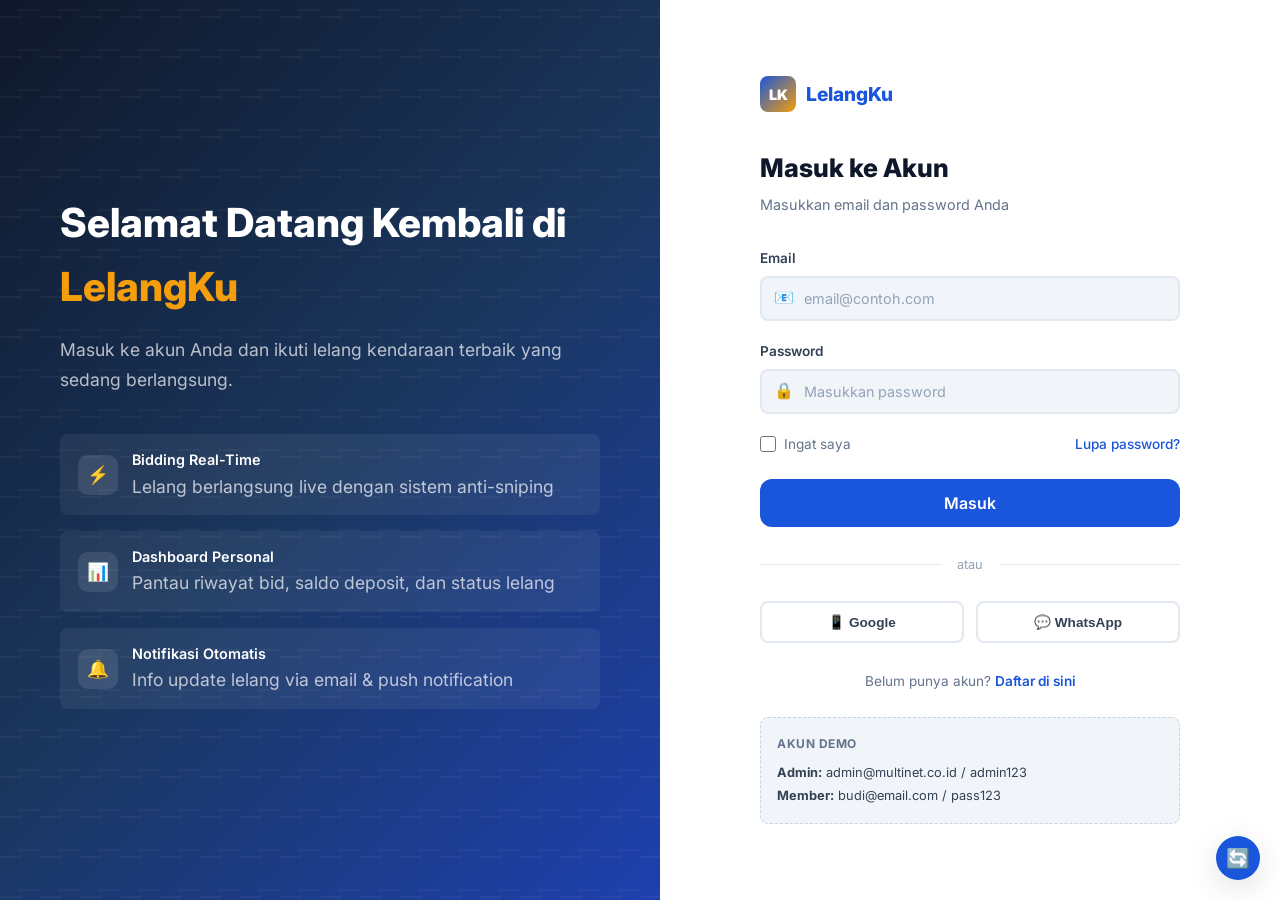
<file: dashboard.html>
<!DOCTYPE html>
<html lang="id">
<head>
  <meta charset="UTF-8">
  <meta name="viewport" content="width=device-width, initial-scale=1.0">
  <title>Dashboard - LelangKu</title>
  <link rel="stylesheet" href="css/style.css">
</head>
<body>

<!-- NAVBAR -->
<nav class="navbar" id="navbar">
  <div class="container">
    <a href="index.html" class="navbar-brand">
      <div class="logo-icon">LK</div>
      LelangKu
    </a>
    <div class="navbar-nav">
      <a href="katalog.html">Katalog</a>
      <a href="dashboard.html" class="active">Dashboard</a>
    </div>
    <div class="navbar-actions" id="navActions">
      <button onclick="logout()" class="btn btn-primary btn-sm">Keluar</button>
    </div>
  </div>
</nav>

<div class="dashboard-layout">
  <!-- SIDEBAR -->
  <aside class="sidebar">
    <div class="sidebar-profile">
      <div class="sidebar-avatar" id="userAvatar">--</div>
      <div>
        <h4 id="userName">--</h4>
        <p id="userEmail">--</p>
      </div>
    </div>
    <div class="sidebar-menu">
      <div class="menu-label">Menu Utama</div>
      <a href="dashboard.html" class="active"><span class="icon">📊</span> Dashboard</a>
      <a href="katalog.html"><span class="icon">🚗</span> Katalog Aset</a>
      <a href="#"><span class="icon">🔨</span> Lelang Aktif <span class="badge" id="liveCount">0</span></a>
      <div class="menu-label">Transaksi</div>
      <a href="#"><span class="icon">💰</span> Deposit Saya</a>
      <a href="#"><span class="icon">🧾</span> Riwayat Bid</a>
      <a href="#"><span class="icon">🏆</span> Kemenangan</a>
      <div class="menu-label">Akun</div>
      <a href="#"><span class="icon">👤</span> Profil Saya</a>
      <a href="#"><span class="icon">📋</span> Status Verifikasi</a>
      <a href="#"><span class="icon">⚙️</span> Pengaturan</a>
    </div>
  </aside>

  <!-- MAIN -->
  <main class="main-content">
    <div class="page-header">
      <h1>Dashboard Member</h1>
      <p>Selamat datang kembali! Berikut ringkasan aktivitas lelang Anda.</p>
    </div>

    <!-- STAT CARDS -->
    <div class="dash-stats" id="statCards">
      <div class="dash-stat-card">
        <div class="dash-stat-icon blue">💰</div>
        <div class="dash-stat-text">
          <h3 id="statDeposit">--</h3>
          <p>Saldo Deposit</p>
          <div class="change up">Siap untuk bidding</div>
        </div>
      </div>
      <div class="dash-stat-card">
        <div class="dash-stat-icon amber">🔨</div>
        <div class="dash-stat-text">
          <h3 id="statBid">--</h3>
          <p>Total Bid</p>
          <div class="change up" id="statBidChange">--</div>
        </div>
      </div>
      <div class="dash-stat-card">
        <div class="dash-stat-icon green">🏆</div>
        <div class="dash-stat-text">
          <h3 id="statWin">--</h3>
          <p>Menang Lelang</p>
          <div class="change up">--</div>
        </div>
      </div>
      <div class="dash-stat-card">
        <div class="dash-stat-icon red">📄</div>
        <div class="dash-stat-text">
          <h3 id="statStatus">--</h3>
          <p>Status Akun</p>
          <div class="change" id="statStatusChange">--</div>
        </div>
      </div>
    </div>

    <!-- ACTIVE AUCTIONS -->
    <div class="card" style="margin-bottom:24px;">
      <div class="card-header">
        <h3>Lelang Aktif Saat Ini</h3>
        <a href="katalog.html" class="btn btn-sm btn-secondary">Lihat Semua</a>
      </div>
      <div class="card-body">
        <div class="table-wrap">
          <table>
            <thead>
              <tr>
                <th>Unit</th>
                <th>Grade</th>
                <th>Harga Saat Ini</th>
                <th>Sisa Waktu</th>
                <th>Bid Tertinggi</th>
                <th>Aksi</th>
              </tr>
            </thead>
            <tbody id="liveAuctionTable"></tbody>
          </table>
        </div>
      </div>
    </div>

    <!-- RECENT BIDS -->
    <div class="card">
      <div class="card-header">
        <h3>Riwayat Bid Terakhir</h3>
      </div>
      <div class="card-body">
        <div class="table-wrap">
          <table>
            <thead>
              <tr>
                <th>Tanggal</th>
                <th>Unit</th>
                <th>Jumlah Bid</th>
                <th>Status</th>
              </tr>
            </thead>
            <tbody id="bidHistoryTable"></tbody>
          </table>
        </div>
      </div>
    </div>
  </main>
</div>

<script src="js/app.js"></script>
<script>
  const user = requireAuth();
  if (!user) throw new Error('Not logged in');

  // Populate sidebar
  document.getElementById('userAvatar').textContent = user.name.split(' ').map(n=>n[0]).join('').slice(0,2);
  document.getElementById('userName').textContent = user.name;
  document.getElementById('userEmail').textContent = user.email;

  // Stats
  const db = getDB();
  const myBids = [];
  let myWins = 0;
  db.vehicles.forEach(v => {
    v.bids.forEach(b => {
      if (b.bidder === user.name) myBids.push({ vehicle: v.name, amount: b.amount, time: b.time });
    });
    if (v.status === 'ended' && v.bids.length > 0) {
      const top = v.bids.reduce((a, b) => a.amount > b.amount ? a : b);
      if (top.bidder === user.name) myWins++;
    }
  });

  document.getElementById('statDeposit').textContent = formatRp(user.deposit);
  document.getElementById('statBid').textContent = myBids.length;
  document.getElementById('statWin').textContent = myWins;
  document.getElementById('statStatus').textContent = user.status === 'verified' ? 'Aktif' : 'Pending';
  document.getElementById('statStatusChange').textContent = user.status === 'verified' ? 'Terverifikasi' : 'Menunggu verifikasi admin';
  document.getElementById('statStatusChange').className = 'change ' + (user.status === 'verified' ? 'up' : 'down');

  // Live auctions
  const liveVehicles = db.vehicles.filter(v => v.status === 'live');
  document.getElementById('liveCount').textContent = liveVehicles.length;
  const tbody = document.getElementById('liveAuctionTable');
  liveVehicles.forEach(v => {
    const remaining = v.bidEnd - Date.now();
    const isTopBidder = v.bids.length > 0 && v.bids[0].bidder === user.name;
    tbody.innerHTML += `
      <tr>
        <td><strong>${v.name}</strong><br><span style="font-size:.75rem;color:var(--gray);">${v.year} &middot; ${v.km.toLocaleString('id-ID')} km &middot; ${v.location}</span></td>
        <td><span class="badge ${v.grade === 'A' ? 'badge-success' : v.grade === 'B' ? 'badge-info' : 'badge-warning'}">Grade ${v.grade}</span></td>
        <td><strong style="color:var(--primary)">${formatRp(v.currentPrice)}</strong></td>
        <td><span style="font-variant-numeric:tabular-nums;font-weight:600;">${formatTimer(remaining)}</span></td>
        <td>${v.bids.length > 0 ? v.bids[0].bidder : '<span style="color:var(--gray-light)">-</span>'}</td>
        <td><a href="bidding.html?id=${v.id}" class="btn btn-sm ${isTopBidder ? 'btn-success' : 'btn-primary'}">${isTopBidder ? 'Memimpin' : 'Bid Sekarang'}</a></td>
      </tr>`;
  });

  // Bid history
  const histBody = document.getElementById('bidHistoryTable');
  myBids.sort((a, b) => b.time - a.time).slice(0, 5).forEach(b => {
    histBody.innerHTML += `
      <tr>
        <td>${new Date(b.time).toLocaleString('id-ID')}</td>
        <td>${b.vehicle}</td>
        <td><strong>${formatRp(b.amount)}</strong></td>
        <td><span class="badge badge-info">Bid Terkirim</span></td>
      </tr>`;
  });
  if (myBids.length === 0) {
    histBody.innerHTML = '<tr><td colspan="4" style="text-align:center;color:var(--gray-light);padding:32px;">Belum ada riwayat bid</td></tr>';
  }
</script>
</body>
</html>
</file>
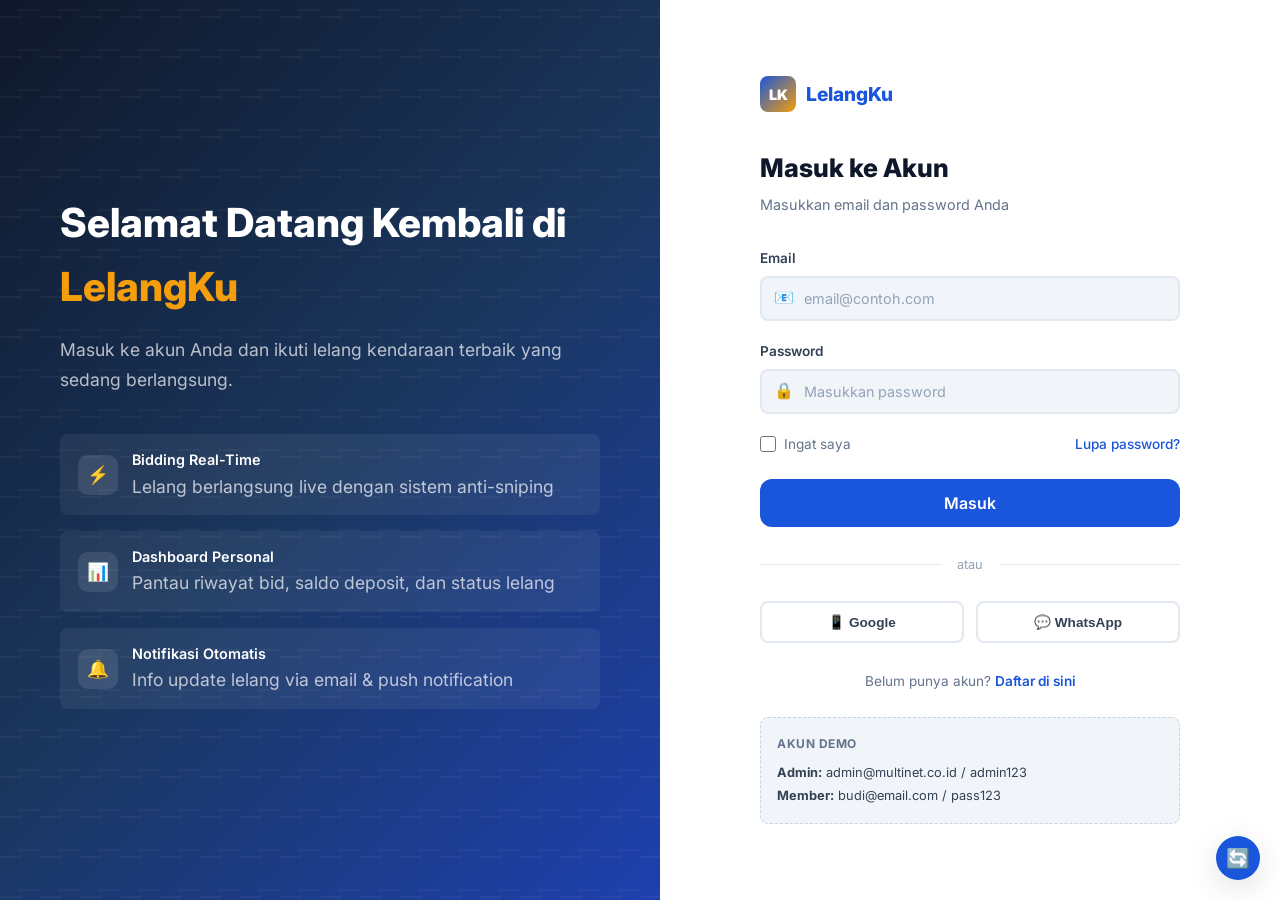
<file: login.html>
<!DOCTYPE html>
<html lang="id">
<head>
  <meta charset="UTF-8">
  <meta name="viewport" content="width=device-width, initial-scale=1.0">
  <title>Masuk - LelangKu</title>
  <link rel="stylesheet" href="css/style.css">
</head>
<body>

<div class="auth-page">
  <!-- LEFT PANEL -->
  <div class="auth-left">
    <div class="content">
      <h2>Selamat Datang Kembali di <span>LelangKu</span></h2>
      <p>Masuk ke akun Anda dan ikuti lelang kendaraan terbaik yang sedang berlangsung.</p>
      <div class="auth-features">
        <div class="auth-feature">
          <div class="auth-feature-icon">⚡</div>
          <div>
            <h4>Bidding Real-Time</h4>
            <p>Lelang berlangsung live dengan sistem anti-sniping</p>
          </div>
        </div>
        <div class="auth-feature">
          <div class="auth-feature-icon">📊</div>
          <div>
            <h4>Dashboard Personal</h4>
            <p>Pantau riwayat bid, saldo deposit, dan status lelang</p>
          </div>
        </div>
        <div class="auth-feature">
          <div class="auth-feature-icon">🔔</div>
          <div>
            <h4>Notifikasi Otomatis</h4>
            <p>Info update lelang via email & push notification</p>
          </div>
        </div>
      </div>
    </div>
  </div>

  <!-- RIGHT PANEL -->
  <div class="auth-right">
    <div class="auth-form-container">
      <div class="brand">
        <div class="logo-icon">LK</div>
        LelangKu
      </div>
      <h2>Masuk ke Akun</h2>
      <p class="subtitle">Masukkan email dan password Anda</p>

      <form id="loginForm">
        <div class="form-group">
          <label for="loginEmail">Email</label>
          <div class="input-wrap">
            <span class="icon">📧</span>
            <input type="email" id="loginEmail" class="form-control" placeholder="email@contoh.com" required>
          </div>
        </div>

        <div class="form-group">
          <label for="loginPass">Password</label>
          <div class="input-wrap">
            <span class="icon">🔒</span>
            <input type="password" id="loginPass" class="form-control" placeholder="Masukkan password" required>
          </div>
        </div>

        <div style="display:flex;justify-content:space-between;align-items:center;margin-bottom:24px;">
          <label class="form-check">
            <input type="checkbox" id="rememberMe"> Ingat saya
          </label>
          <a href="#" style="font-size:.85rem;color:var(--primary);font-weight:500;">Lupa password?</a>
        </div>

        <button type="submit" class="btn btn-primary btn-lg btn-block">Masuk</button>

        <div class="divider"><span>atau</span></div>

        <div class="social-btns">
          <button type="button" class="social-btn">📱 Google</button>
          <button type="button" class="social-btn">💬 WhatsApp</button>
        </div>

        <div class="auth-footer">
          Belum punya akun? <a href="register.html">Daftar di sini</a>
        </div>
      </form>

      <!-- Demo Accounts Info -->
      <div style="margin-top:24px;padding:16px;background:var(--gray-50);border-radius:var(--radius-sm);border:1px dashed var(--gray-lighter);">
        <p style="font-size:.75rem;font-weight:700;color:var(--gray);text-transform:uppercase;letter-spacing:.5px;margin-bottom:8px;">Akun Demo</p>
        <div style="font-size:.8rem;color:var(--dark-600);line-height:1.8;">
          <strong>Admin:</strong> admin@multinet.co.id / admin123<br>
          <strong>Member:</strong> budi@email.com / pass123
        </div>
      </div>
    </div>
  </div>
</div>

<script src="js/app.js"></script>
<script>
  document.getElementById('loginForm').addEventListener('submit', function(e) {
    e.preventDefault();

    const email = document.getElementById('loginEmail').value.trim();
    const password = document.getElementById('loginPass').value;

    const db = getDB();
    const user = db.users.find(u => u.email === email && u.password === password);

    if (!user) {
      showToast('Email atau password salah!', 'error');
      return;
    }

    if (user.status === 'pending') {
      showToast('Akun Anda masih menunggu verifikasi admin.', 'warning');
      return;
    }

    setCurrentUser(user);
    showToast(`Selamat datang, ${user.name}!`, 'success');

    setTimeout(() => {
      window.location.href = user.role === 'admin' ? 'admin.html' : 'dashboard.html';
    }, 800);
  });
</script>
</body>
</html>
</file>
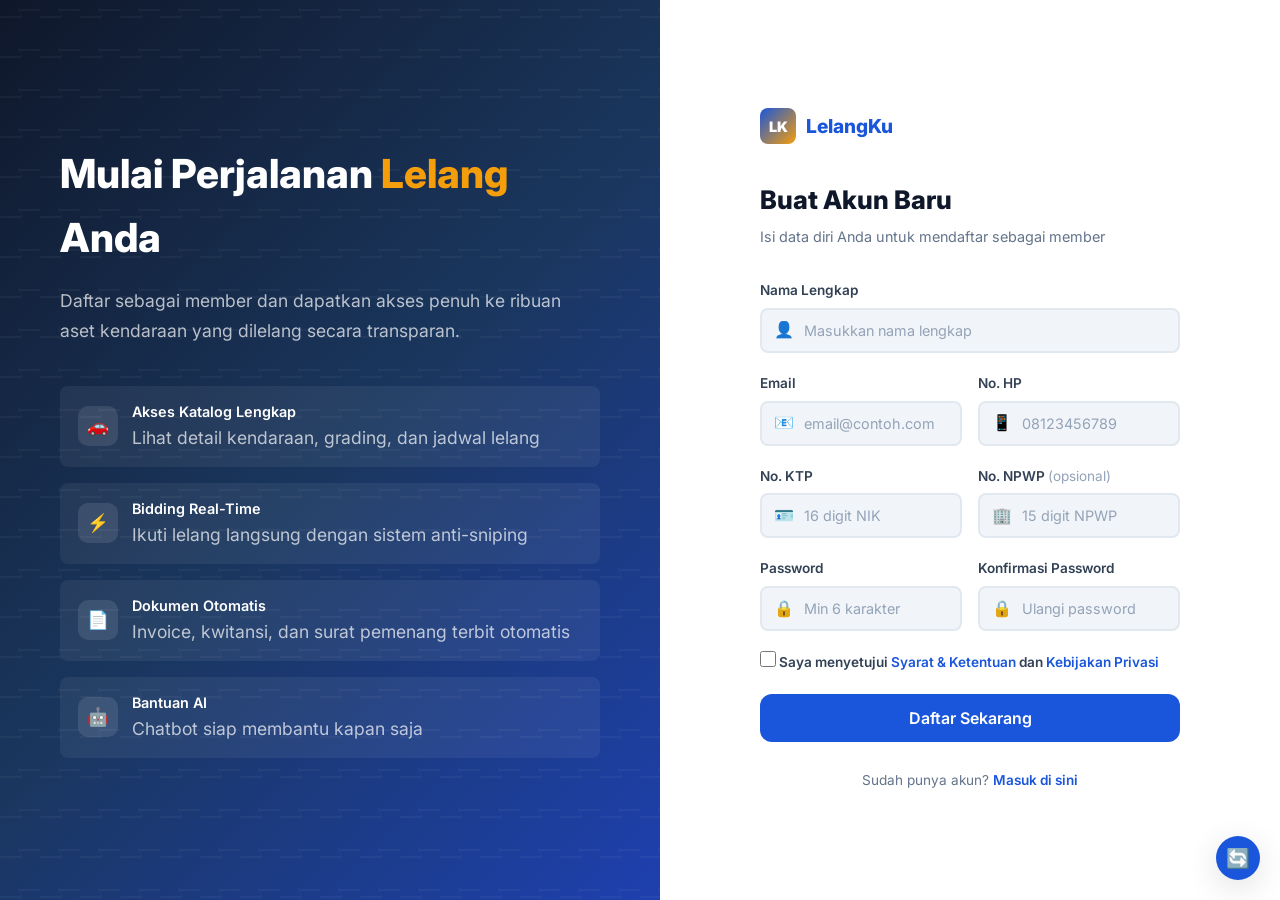
<file: register.html>
<!DOCTYPE html>
<html lang="id">
<head>
  <meta charset="UTF-8">
  <meta name="viewport" content="width=device-width, initial-scale=1.0">
  <title>Daftar - LelangKu</title>
  <link rel="stylesheet" href="css/style.css">
</head>
<body>

<div class="auth-page">
  <!-- LEFT PANEL -->
  <div class="auth-left">
    <div class="content">
      <h2>Mulai Perjalanan <span>Lelang</span> Anda</h2>
      <p>Daftar sebagai member dan dapatkan akses penuh ke ribuan aset kendaraan yang dilelang secara transparan.</p>
      <div class="auth-features">
        <div class="auth-feature">
          <div class="auth-feature-icon">🚗</div>
          <div>
            <h4>Akses Katalog Lengkap</h4>
            <p>Lihat detail kendaraan, grading, dan jadwal lelang</p>
          </div>
        </div>
        <div class="auth-feature">
          <div class="auth-feature-icon">⚡</div>
          <div>
            <h4>Bidding Real-Time</h4>
            <p>Ikuti lelang langsung dengan sistem anti-sniping</p>
          </div>
        </div>
        <div class="auth-feature">
          <div class="auth-feature-icon">📄</div>
          <div>
            <h4>Dokumen Otomatis</h4>
            <p>Invoice, kwitansi, dan surat pemenang terbit otomatis</p>
          </div>
        </div>
        <div class="auth-feature">
          <div class="auth-feature-icon">🤖</div>
          <div>
            <h4>Bantuan AI</h4>
            <p>Chatbot siap membantu kapan saja</p>
          </div>
        </div>
      </div>
    </div>
  </div>

  <!-- RIGHT PANEL -->
  <div class="auth-right">
    <div class="auth-form-container">
      <div class="brand">
        <div class="logo-icon">LK</div>
        LelangKu
      </div>
      <h2>Buat Akun Baru</h2>
      <p class="subtitle">Isi data diri Anda untuk mendaftar sebagai member</p>

      <form id="registerForm">
        <div class="form-group">
          <label for="regName">Nama Lengkap</label>
          <div class="input-wrap">
            <span class="icon">👤</span>
            <input type="text" id="regName" class="form-control" placeholder="Masukkan nama lengkap" required>
          </div>
        </div>

        <div class="form-row">
          <div class="form-group">
            <label for="regEmail">Email</label>
            <div class="input-wrap">
              <span class="icon">📧</span>
              <input type="email" id="regEmail" class="form-control" placeholder="email@contoh.com" required>
            </div>
          </div>
          <div class="form-group">
            <label for="regPhone">No. HP</label>
            <div class="input-wrap">
              <span class="icon">📱</span>
              <input type="tel" id="regPhone" class="form-control" placeholder="08123456789" required>
            </div>
          </div>
        </div>

        <div class="form-row">
          <div class="form-group">
            <label for="regKTP">No. KTP</label>
            <div class="input-wrap">
              <span class="icon">🪪</span>
              <input type="text" id="regKTP" class="form-control" placeholder="16 digit NIK" maxlength="16" required>
            </div>
          </div>
          <div class="form-group">
            <label for="regNPWP">No. NPWP <span style="color:var(--gray-light);font-weight:400;">(opsional)</span></label>
            <div class="input-wrap">
              <span class="icon">🏢</span>
              <input type="text" id="regNPWP" class="form-control" placeholder="15 digit NPWP">
            </div>
          </div>
        </div>

        <div class="form-row">
          <div class="form-group">
            <label for="regPass">Password</label>
            <div class="input-wrap">
              <span class="icon">🔒</span>
              <input type="password" id="regPass" class="form-control" placeholder="Min 6 karakter" required minlength="6">
            </div>
          </div>
          <div class="form-group">
            <label for="regPassConfirm">Konfirmasi Password</label>
            <div class="input-wrap">
              <span class="icon">🔒</span>
              <input type="password" id="regPassConfirm" class="form-control" placeholder="Ulangi password" required>
            </div>
          </div>
        </div>

        <div class="form-group">
          <label class="form-check">
            <input type="checkbox" id="regAgree" required>
            Saya menyetujui <a href="#" style="color:var(--primary);font-weight:600;">Syarat & Ketentuan</a> dan <a href="#" style="color:var(--primary);font-weight:600;">Kebijakan Privasi</a>
          </label>
        </div>

        <button type="submit" class="btn btn-primary btn-lg btn-block">Daftar Sekarang</button>

        <div class="auth-footer">
          Sudah punya akun? <a href="login.html">Masuk di sini</a>
        </div>
      </form>
    </div>
  </div>
</div>

<script src="js/app.js"></script>
<script>
  document.getElementById('registerForm').addEventListener('submit', function(e) {
    e.preventDefault();

    const name = document.getElementById('regName').value.trim();
    const email = document.getElementById('regEmail').value.trim();
    const phone = document.getElementById('regPhone').value.trim();
    const ktp = document.getElementById('regKTP').value.trim();
    const npwp = document.getElementById('regNPWP').value.trim();
    const password = document.getElementById('regPass').value;
    const passConfirm = document.getElementById('regPassConfirm').value;

    if (password !== passConfirm) {
      showToast('Password tidak cocok!', 'error');
      return;
    }
    if (ktp.length !== 16) {
      showToast('Nomor KTP harus 16 digit!', 'error');
      return;
    }

    const db = getDB();

    if (db.users.find(u => u.email === email)) {
      showToast('Email sudah terdaftar!', 'error');
      return;
    }
    if (db.users.find(u => u.ktp === ktp)) {
      showToast('Nomor KTP sudah terdaftar!', 'error');
      return;
    }

    const newUser = {
      id: genId('MBR'),
      name, email, password, phone, ktp, npwp,
      role: 'member',
      status: 'pending',
      deposit: 0,
      createdAt: new Date().toISOString().slice(0, 10)
    };

    db.users.push(newUser);
    saveDB(db);
    autoSaveDB();

    showToast('Registrasi berhasil! Silakan tunggu verifikasi admin.', 'success');
    setTimeout(() => { window.location.href = 'login.html'; }, 1500);
  });
</script>
</body>
</html>
</file>
<file: css/style.css>
@import url('https://fonts.googleapis.com/css2?family=Inter:wght@300;400;500;600;700;800;900&display=swap');

:root {
  --primary: #1a56db;
  --primary-dark: #1240a8;
  --primary-light: #e8eefb;
  --accent: #f59e0b;
  --accent-dark: #d97706;
  --success: #10b981;
  --danger: #ef4444;
  --warning: #f59e0b;
  --dark: #0f172a;
  --dark-700: #1e293b;
  --dark-600: #334155;
  --dark-500: #475569;
  --gray: #64748b;
  --gray-light: #94a3b8;
  --gray-lighter: #cbd5e1;
  --gray-100: #e2e8f0;
  --gray-50: #f1f5f9;
  --white: #ffffff;
  --radius: 12px;
  --radius-sm: 8px;
  --radius-lg: 16px;
  --shadow: 0 1px 3px rgba(0,0,0,.08), 0 4px 12px rgba(0,0,0,.04);
  --shadow-md: 0 4px 16px rgba(0,0,0,.1);
  --shadow-lg: 0 8px 32px rgba(0,0,0,.12);
  --shadow-xl: 0 12px 48px rgba(0,0,0,.16);
  --transition: all .25s cubic-bezier(.4,0,.2,1);
}

* { margin:0; padding:0; box-sizing:border-box; }

html { scroll-behavior: smooth; }

body {
  font-family: 'Inter', -apple-system, BlinkMacSystemFont, sans-serif;
  color: var(--dark);
  background: var(--gray-50);
  line-height: 1.6;
  -webkit-font-smoothing: antialiased;
}

a { text-decoration: none; color: inherit; }
img { max-width: 100%; display: block; }
ul { list-style: none; }

/* ===== HEADER / NAVBAR ===== */
.navbar {
  position: fixed; top: 0; left: 0; right: 0; z-index: 1000;
  background: rgba(255,255,255,.92);
  backdrop-filter: blur(20px);
  -webkit-backdrop-filter: blur(20px);
  border-bottom: 1px solid var(--gray-100);
  transition: var(--transition);
}
.navbar.scrolled {
  box-shadow: var(--shadow-md);
}
.navbar .container {
  max-width: 1200px; margin: 0 auto;
  padding: 0 24px;
  display: flex; align-items: center; justify-content: space-between;
  height: 70px;
}
.navbar-brand {
  display: flex; align-items: center; gap: 10px;
  font-weight: 800; font-size: 1.25rem; color: var(--primary);
}
.navbar-brand .logo-icon {
  width: 40px; height: 40px; border-radius: 10px;
  background: linear-gradient(135deg, var(--primary), var(--accent));
  display: flex; align-items: center; justify-content: center;
  color: white; font-size: 1.1rem; font-weight: 900;
}
.navbar-nav {
  display: flex; align-items: center; gap: 8px;
}
.navbar-nav a {
  padding: 8px 16px; border-radius: var(--radius-sm);
  font-weight: 500; font-size: .9rem; color: var(--dark-600);
  transition: var(--transition);
}
.navbar-nav a:hover { background: var(--primary-light); color: var(--primary); }
.navbar-nav a.active { background: var(--primary); color: white; }
.navbar-actions { display: flex; align-items: center; gap: 10px; }

.btn {
  display: inline-flex; align-items: center; justify-content: center; gap: 8px;
  padding: 10px 22px; border-radius: var(--radius-sm);
  font-family: inherit; font-weight: 600; font-size: .9rem;
  border: none; cursor: pointer; transition: var(--transition);
  white-space: nowrap;
}
.btn-primary { background: var(--primary); color: white; }
.btn-primary:hover { background: var(--primary-dark); transform: translateY(-1px); box-shadow: var(--shadow-md); }
.btn-secondary { background: var(--white); color: var(--primary); border: 2px solid var(--primary); }
.btn-secondary:hover { background: var(--primary-light); }
.btn-accent { background: var(--accent); color: var(--white); }
.btn-accent:hover { background: var(--accent-dark); transform: translateY(-1px); }
.btn-success { background: var(--success); color: white; }
.btn-danger { background: var(--danger); color: white; }
.btn-ghost { background: transparent; color: var(--gray); }
.btn-ghost:hover { background: var(--gray-50); color: var(--dark); }
.btn-lg { padding: 14px 32px; font-size: 1rem; border-radius: var(--radius); }
.btn-sm { padding: 6px 14px; font-size: .8rem; }
.btn-block { width: 100%; }

/* ===== HERO ===== */
.hero {
  position: relative; overflow: hidden;
  min-height: 100vh;
  display: flex; align-items: center;
  background: linear-gradient(135deg, #0f172a 0%, #1a365d 50%, #1e40af 100%);
  padding-top: 70px;
}
.hero::before {
  content: ''; position: absolute; inset: 0;
  background: url("data:image/svg+xml,%3Csvg width='60' height='60' viewBox='0 0 60 60' xmlns='http://www.w3.org/2000/svg'%3E%3Cg fill='none' fill-rule='evenodd'%3E%3Cg fill='%23ffffff' fill-opacity='0.03'%3E%3Cpath d='M36 34v-4h-2v4h-4v2h4v4h2v-4h4v-2h-4zm0-30V0h-2v4h-4v2h4v4h2V6h4V4h-4zM6 34v-4H4v4H0v2h4v4h2v-4h4v-2H6zM6 4V0H4v4H0v2h4v4h2V6h4V4H6z'/%3E%3C/g%3E%3C/g%3E%3C/svg%3E");
}
.hero .container {
  max-width: 1200px; margin: 0 auto; padding: 0 24px;
  position: relative; z-index: 1;
  display: grid; grid-template-columns: 1fr 1fr; gap: 60px; align-items: center;
}
.hero-content { color: white; }
.hero-badge {
  display: inline-flex; align-items: center; gap: 8px;
  background: rgba(255,255,255,.1); border: 1px solid rgba(255,255,255,.15);
  padding: 6px 16px; border-radius: 50px;
  font-size: .8rem; font-weight: 500; color: var(--accent);
  margin-bottom: 24px;
}
.hero-badge .dot { width: 8px; height: 8px; border-radius: 50%; background: var(--accent); animation: pulse 2s infinite; }
@keyframes pulse { 0%,100% { opacity: 1; } 50% { opacity: .4; } }
.hero h1 {
  font-size: 3.5rem; font-weight: 900; line-height: 1.1;
  margin-bottom: 20px;
}
.hero h1 span { color: var(--accent); }
.hero p { font-size: 1.15rem; color: rgba(255,255,255,.75); margin-bottom: 36px; line-height: 1.7; }
.hero-buttons { display: flex; gap: 14px; flex-wrap: wrap; }
.hero-visual {
  position: relative; display: flex; justify-content: center;
}
.hero-card {
  background: rgba(255,255,255,.08); backdrop-filter: blur(20px);
  border: 1px solid rgba(255,255,255,.12); border-radius: var(--radius-lg);
  padding: 32px; width: 100%; max-width: 420px;
}
.hero-card-header { display: flex; align-items: center; gap: 12px; margin-bottom: 24px; }
.hero-card-avatar {
  width: 48px; height: 48px; border-radius: 50%;
  background: linear-gradient(135deg, var(--accent), #f97316);
  display: flex; align-items: center; justify-content: center;
  color: white; font-weight: 700; font-size: 1.1rem;
}
.hero-card-info h4 { color: white; font-weight: 600; }
.hero-card-info p { color: rgba(255,255,255,.5); font-size: .8rem; margin: 0; }
.hero-stat-row { display: flex; gap: 12px; margin-bottom: 16px; }
.hero-stat {
  flex: 1; background: rgba(255,255,255,.06); border-radius: var(--radius-sm);
  padding: 16px; text-align: center;
}
.hero-stat .num { font-size: 1.5rem; font-weight: 800; color: var(--accent); display: block; }
.hero-stat .label { font-size: .7rem; color: rgba(255,255,255,.5); text-transform: uppercase; letter-spacing: .5px; }
.hero-progress { margin-top: 16px; }
.hero-progress .progress-label { display: flex; justify-content: space-between; color: rgba(255,255,255,.6); font-size: .8rem; margin-bottom: 8px; }
.hero-progress .progress-bar { height: 8px; background: rgba(255,255,255,.1); border-radius: 50px; overflow: hidden; }
.hero-progress .progress-fill { height: 100%; background: linear-gradient(90deg, var(--accent), #f97316); border-radius: 50px; width: 68%; animation: progressAnim 2s ease-out; }
@keyframes progressAnim { from { width: 0; } }

/* ===== SECTIONS ===== */
.section {
  padding: 80px 0;
}
.section-header {
  text-align: center; margin-bottom: 56px;
}
.section-header .tag {
  display: inline-block;
  background: var(--primary-light); color: var(--primary);
  padding: 4px 14px; border-radius: 50px;
  font-size: .75rem; font-weight: 600; text-transform: uppercase;
  letter-spacing: .5px; margin-bottom: 12px;
}
.section-header h2 {
  font-size: 2.2rem; font-weight: 800; color: var(--dark);
}
.section-header p {
  color: var(--gray); font-size: 1.05rem; margin-top: 12px; max-width: 600px; margin-left: auto; margin-right: auto;
}
.container { max-width: 1200px; margin: 0 auto; padding: 0 24px; }

/* ===== STATS BAR ===== */
.stats-bar {
  background: var(--white);
  border-bottom: 1px solid var(--gray-100);
  padding: 20px 0;
}
.stats-bar .container {
  display: flex; align-items: center; justify-content: center; gap: 48px; flex-wrap: wrap;
}
.stat-item { display: flex; align-items: center; gap: 12px; }
.stat-icon {
  width: 44px; height: 44px; border-radius: 10px;
  display: flex; align-items: center; justify-content: center;
  font-size: 1.2rem;
}
.stat-icon.blue { background: #dbeafe; color: var(--primary); }
.stat-icon.amber { background: #fef3c7; color: var(--accent); }
.stat-icon.green { background: #d1fae5; color: var(--success); }
.stat-icon.red { background: #fee2e2; color: var(--danger); }
.stat-text .num { font-size: 1.3rem; font-weight: 800; color: var(--dark); display: block; line-height: 1.2; }
.stat-text .label { font-size: .75rem; color: var(--gray); }

/* ===== FEATURES GRID ===== */
.features-grid {
  display: grid; grid-template-columns: repeat(3, 1fr); gap: 24px;
}
.feature-card {
  background: var(--white); border-radius: var(--radius);
  padding: 32px; border: 1px solid var(--gray-100);
  transition: var(--transition);
}
.feature-card:hover { transform: translateY(-4px); box-shadow: var(--shadow-lg); border-color: var(--primary-light); }
.feature-icon {
  width: 56px; height: 56px; border-radius: 14px;
  display: flex; align-items: center; justify-content: center;
  font-size: 1.5rem; margin-bottom: 20px;
}
.feature-icon.blue { background: linear-gradient(135deg, #dbeafe, #bfdbfe); color: var(--primary); }
.feature-icon.amber { background: linear-gradient(135deg, #fef3c7, #fde68a); color: var(--accent); }
.feature-icon.green { background: linear-gradient(135deg, #d1fae5, #a7f3d0); color: var(--success); }
.feature-icon.red { background: linear-gradient(135deg, #fee2e2, #fecaca); color: var(--danger); }
.feature-icon.purple { background: linear-gradient(135deg, #ede9fe, #ddd6fe); color: #7c3aed; }
.feature-icon.teal { background: linear-gradient(135deg, #ccfbf1, #99f6e4); color: #0d9488; }
.feature-icon.indigo { background: linear-gradient(135deg, #e0e7ff, #c7d2fe); color: #4f46e5; }
.feature-card h3 { font-size: 1.1rem; font-weight: 700; margin-bottom: 8px; }
.feature-card p { font-size: .9rem; color: var(--gray); line-height: 1.6; }

/* ===== HOW IT WORKS ===== */
.steps-grid {
  display: grid; grid-template-columns: repeat(6, 1fr); gap: 16px;
  position: relative;
}
.steps-grid::before {
  content: ''; position: absolute; top: 36px; left: 8%; right: 8%;
  height: 3px; background: var(--gray-100);
}
.step-item {
  text-align: center; position: relative; z-index: 1;
}
.step-num {
  width: 56px; height: 56px; border-radius: 50%;
  background: var(--white); border: 3px solid var(--gray-100);
  display: flex; align-items: center; justify-content: center;
  font-size: 1.1rem; font-weight: 800; color: var(--gray);
  margin: 0 auto 16px; transition: var(--transition);
}
.step-item:hover .step-num { border-color: var(--primary); color: var(--primary); background: var(--primary-light); }
.step-item h4 { font-size: .85rem; font-weight: 600; color: var(--dark); margin-bottom: 4px; }
.step-item p { font-size: .75rem; color: var(--gray); }

/* ===== FORM PAGES ===== */
.auth-page {
  min-height: 100vh; display: flex;
}
.auth-left {
  flex: 1; background: linear-gradient(135deg, #0f172a, #1a365d, #1e40af);
  display: flex; flex-direction: column; justify-content: center;
  padding: 60px; position: relative; overflow: hidden;
}
.auth-left::before {
  content: ''; position: absolute; inset: 0;
  background: url("data:image/svg+xml,%3Csvg width='40' height='40' viewBox='0 0 40 40' xmlns='http://www.w3.org/2000/svg'%3E%3Cg fill='%23ffffff' fill-opacity='0.04'%3E%3Cpath d='M20 20.5V18H0v-2h20v-2l2 3-2 3zm0-7V11h20V9H20V7l-2 3 2 3z'/%3E%3C/g%3E%3C/svg%3E");
}
.auth-left .content { position: relative; z-index: 1; color: white; }
.auth-left .content h2 { font-size: 2.5rem; font-weight: 800; margin-bottom: 16px; }
.auth-left .content p { font-size: 1.1rem; color: rgba(255,255,255,.7); line-height: 1.7; }
.auth-left .content h2 span { color: var(--accent); }
.auth-features { margin-top: 40px; display: flex; flex-direction: column; gap: 16px; }
.auth-feature {
  display: flex; align-items: center; gap: 14px;
  background: rgba(255,255,255,.06); border-radius: var(--radius-sm);
  padding: 14px 18px;
}
.auth-feature-icon {
  width: 40px; height: 40px; border-radius: 10px;
  background: rgba(255,255,255,.1);
  display: flex; align-items: center; justify-content: center;
  font-size: 1.1rem; flex-shrink: 0;
}
.auth-feature h4 { font-weight: 600; font-size: .9rem; }
.auth-feature p { font-size: .75rem; color: rgba(255,255,255,.5); margin: 0; }

.auth-right {
  flex: 1; display: flex; align-items: center; justify-content: center;
  padding: 40px; background: var(--white);
}
.auth-form-container {
  width: 100%; max-width: 420px;
}
.auth-form-container .brand {
  display: flex; align-items: center; gap: 10px;
  font-weight: 800; font-size: 1.2rem; color: var(--primary);
  margin-bottom: 36px;
}
.auth-form-container .brand .logo-icon {
  width: 36px; height: 36px; border-radius: 8px;
  background: linear-gradient(135deg, var(--primary), var(--accent));
  display: flex; align-items: center; justify-content: center;
  color: white; font-size: .9rem; font-weight: 900;
}
.auth-form-container h2 { font-size: 1.6rem; font-weight: 800; margin-bottom: 4px; }
.auth-form-container .subtitle { color: var(--gray); font-size: .9rem; margin-bottom: 32px; }

.form-group { margin-bottom: 20px; }
.form-group label {
  display: block; font-weight: 600; font-size: .85rem;
  color: var(--dark-600); margin-bottom: 6px;
}
.form-group .input-wrap {
  position: relative;
}
.form-group .input-wrap .icon {
  position: absolute; left: 14px; top: 50%; transform: translateY(-50%);
  color: var(--gray-light); font-size: 1rem;
}
.form-control {
  width: 100%; padding: 12px 14px 12px 42px;
  border: 2px solid var(--gray-100); border-radius: var(--radius-sm);
  font-family: inherit; font-size: .9rem; color: var(--dark);
  background: var(--gray-50); transition: var(--transition);
}
.form-control:focus { outline: none; border-color: var(--primary); background: var(--white); box-shadow: 0 0 0 4px rgba(26,86,219,.1); }
.form-control::placeholder { color: var(--gray-light); }
.form-row { display: grid; grid-template-columns: 1fr 1fr; gap: 16px; }
.form-check {
  display: flex; align-items: center; gap: 8px;
  font-size: .85rem; color: var(--gray);
}
.form-check input[type="checkbox"] {
  width: 16px; height: 16px; accent-color: var(--primary);
}
.form-links { display: flex; justify-content: space-between; margin-top: 8px; }
.form-links a { font-size: .85rem; color: var(--primary); font-weight: 500; }
.form-links a:hover { text-decoration: underline; }
.divider { text-align: center; margin: 24px 0; position: relative; }
.divider::before {
  content: ''; position: absolute; left: 0; right: 0; top: 50%;
  height: 1px; background: var(--gray-100);
}
.divider span {
  position: relative; background: var(--white); padding: 0 16px;
  font-size: .8rem; color: var(--gray-light);
}
.social-btns { display: flex; gap: 12px; }
.social-btn {
  flex: 1; display: flex; align-items: center; justify-content: center; gap: 8px;
  padding: 11px; border: 2px solid var(--gray-100); border-radius: var(--radius-sm);
  font-size: .85rem; font-weight: 600; color: var(--dark-600);
  background: var(--white); cursor: pointer; transition: var(--transition);
}
.social-btn:hover { border-color: var(--primary); background: var(--primary-light); }
.auth-footer { text-align: center; margin-top: 28px; font-size: .85rem; color: var(--gray); }
.auth-footer a { color: var(--primary); font-weight: 600; }

/* ===== DASHBOARD LAYOUT ===== */
.dashboard-layout {
  display: grid; grid-template-columns: 260px 1fr; min-height: 100vh;
  padding-top: 70px;
}
.sidebar {
  background: var(--white); border-right: 1px solid var(--gray-100);
  padding: 24px 0; position: sticky; top: 70px; height: calc(100vh - 70px);
  overflow-y: auto;
}
.sidebar-profile {
  padding: 0 20px; margin-bottom: 24px;
  display: flex; align-items: center; gap: 12px;
}
.sidebar-avatar {
  width: 42px; height: 42px; border-radius: 50%;
  background: linear-gradient(135deg, var(--primary), var(--accent));
  display: flex; align-items: center; justify-content: center;
  color: white; font-weight: 700; font-size: .9rem;
}
.sidebar-profile h4 { font-size: .9rem; font-weight: 600; }
.sidebar-profile p { font-size: .7rem; color: var(--gray); }
.sidebar-menu { padding: 0 12px; }
.sidebar-menu .menu-label {
  font-size: .65rem; font-weight: 700; text-transform: uppercase;
  letter-spacing: 1px; color: var(--gray-light); padding: 0 12px; margin: 20px 0 8px;
}
.sidebar-menu a {
  display: flex; align-items: center; gap: 12px;
  padding: 10px 14px; border-radius: var(--radius-sm);
  font-size: .85rem; font-weight: 500; color: var(--dark-600);
  transition: var(--transition);
}
.sidebar-menu a:hover { background: var(--gray-50); color: var(--dark); }
.sidebar-menu a.active { background: var(--primary-light); color: var(--primary); font-weight: 600; }
.sidebar-menu a .icon { width: 20px; text-align: center; font-size: 1rem; }
.sidebar-menu a .badge {
  margin-left: auto; background: var(--danger); color: white;
  font-size: .65rem; font-weight: 700; padding: 2px 7px; border-radius: 50px;
}

.main-content { padding: 32px; background: var(--gray-50); overflow-y: auto; }
.page-header { margin-bottom: 32px; }
.page-header h1 { font-size: 1.6rem; font-weight: 800; }
.page-header p { color: var(--gray); font-size: .9rem; margin-top: 4px; }

/* ===== DASHBOARD CARDS ===== */
.dash-stats {
  display: grid; grid-template-columns: repeat(4, 1fr); gap: 20px;
  margin-bottom: 32px;
}
.dash-stat-card {
  background: var(--white); border-radius: var(--radius);
  padding: 24px; border: 1px solid var(--gray-100);
  display: flex; align-items: flex-start; gap: 16px;
}
.dash-stat-icon {
  width: 48px; height: 48px; border-radius: 12px;
  display: flex; align-items: center; justify-content: center;
  font-size: 1.3rem; flex-shrink: 0;
}
.dash-stat-icon.blue { background: var(--primary-light); color: var(--primary); }
.dash-stat-icon.amber { background: #fef3c7; color: var(--accent); }
.dash-stat-icon.green { background: #d1fae5; color: var(--success); }
.dash-stat-icon.red { background: #fee2e2; color: var(--danger); }
.dash-stat-text h3 { font-size: 1.6rem; font-weight: 800; line-height: 1.2; }
.dash-stat-text p { font-size: .8rem; color: var(--gray); margin-top: 2px; }
.dash-stat-text .change { font-size: .75rem; font-weight: 600; margin-top: 4px; }
.dash-stat-text .change.up { color: var(--success); }
.dash-stat-text .change.down { color: var(--danger); }

/* ===== TABLES ===== */
.card { background: var(--white); border-radius: var(--radius); border: 1px solid var(--gray-100); }
.card-header {
  padding: 20px 24px; border-bottom: 1px solid var(--gray-100);
  display: flex; align-items: center; justify-content: space-between;
}
.card-header h3 { font-size: 1rem; font-weight: 700; }
.card-body { padding: 24px; }
.table-wrap { overflow-x: auto; }
table { width: 100%; border-collapse: collapse; }
th, td {
  padding: 12px 16px; text-align: left;
  font-size: .85rem; border-bottom: 1px solid var(--gray-100);
}
th { font-weight: 600; color: var(--gray); font-size: .75rem; text-transform: uppercase; letter-spacing: .5px; }
td { color: var(--dark-600); }
tr:last-child td { border-bottom: none; }
tr:hover td { background: var(--gray-50); }

.badge {
  display: inline-block; padding: 3px 10px; border-radius: 50px;
  font-size: .7rem; font-weight: 700;
}
.badge-success { background: #d1fae5; color: #065f46; }
.badge-warning { background: #fef3c7; color: #92400e; }
.badge-danger { background: #fee2e2; color: #991b1b; }
.badge-info { background: #dbeafe; color: #1e40af; }
.badge-gray { background: var(--gray-100); color: var(--dark-600); }

/* ===== KATALOG ===== */
.katalog-filters {
  display: flex; gap: 12px; margin-bottom: 24px; flex-wrap: wrap;
  align-items: center;
}
.filter-group {
  display: flex; align-items: center; gap: 8px;
}
.filter-group select, .filter-group input {
  padding: 9px 14px; border: 2px solid var(--gray-100);
  border-radius: var(--radius-sm); font-family: inherit;
  font-size: .85rem; background: var(--white); color: var(--dark);
}
.filter-group select:focus, .filter-group input:focus {
  outline: none; border-color: var(--primary);
}
.katalog-grid {
  display: grid; grid-template-columns: repeat(3, 1fr); gap: 24px;
}
.katalog-card {
  background: var(--white); border-radius: var(--radius);
  overflow: hidden; border: 1px solid var(--gray-100);
  transition: var(--transition);
}
.katalog-card:hover { transform: translateY(-4px); box-shadow: var(--shadow-lg); }
.katalog-card-img {
  position: relative; height: 200px;
  background: linear-gradient(135deg, var(--gray-100), var(--gray-50));
  display: flex; align-items: center; justify-content: center;
  overflow: hidden;
}
.katalog-card-img .placeholder-car {
  font-size: 4rem; color: var(--gray-lighter);
}
.katalog-card-img .grade-badge {
  position: absolute; top: 12px; left: 12px;
  padding: 4px 12px; border-radius: 50px;
  font-size: .7rem; font-weight: 700; color: white;
}
.grade-a { background: var(--success); }
.grade-b { background: var(--primary); }
.grade-c { background: var(--accent); }
.katalog-card-img .timer-badge {
  position: absolute; top: 12px; right: 12px;
  background: rgba(0,0,0,.7); color: white;
  padding: 4px 10px; border-radius: 50px;
  font-size: .7rem; font-weight: 600;
  display: flex; align-items: center; gap: 4px;
}
.katalog-card-body { padding: 20px; }
.katalog-card-body h3 { font-size: 1rem; font-weight: 700; margin-bottom: 8px; }
.katalog-card-specs {
  display: grid; grid-template-columns: 1fr 1fr; gap: 6px;
  margin-bottom: 16px;
}
.katalog-card-specs .spec {
  font-size: .75rem; color: var(--gray);
  display: flex; align-items: center; gap: 4px;
}
.katalog-card-specs .spec strong { color: var(--dark-600); }
.katalog-card-price {
  display: flex; justify-content: space-between; align-items: flex-end;
  padding-top: 16px; border-top: 1px solid var(--gray-100);
}
.katalog-card-price .price-label { font-size: .7rem; color: var(--gray); text-transform: uppercase; }
.katalog-card-price .price-val { font-size: 1.2rem; font-weight: 800; color: var(--primary); }
.katalog-card-price .bid-count { font-size: .75rem; color: var(--gray); }

/* ===== BIDDING ===== */
.bidding-layout {
  display: grid; grid-template-columns: 1fr 380px; gap: 24px;
  padding-top: 70px; min-height: 100vh;
}
.bidding-main { padding: 24px; }
.bidding-sidebar {
  background: var(--white); border-left: 1px solid var(--gray-100);
  padding: 24px; position: sticky; top: 70px;
  height: calc(100vh - 70px); overflow-y: auto;
}
.bid-car-preview {
  background: var(--gray-50); border-radius: var(--radius);
  padding: 40px; text-align: center; margin-bottom: 24px;
  border: 1px solid var(--gray-100);
}
.bid-car-preview .car-placeholder { font-size: 6rem; color: var(--gray-lighter); }
.bid-timer {
  text-align: center; margin-bottom: 24px;
  background: var(--white); border-radius: var(--radius);
  padding: 24px; border: 2px solid var(--danger);
}
.bid-timer .timer-label { font-size: .8rem; color: var(--danger); font-weight: 600; text-transform: uppercase; letter-spacing: 1px; margin-bottom: 8px; }
.bid-timer .timer-display {
  font-size: 3rem; font-weight: 900; color: var(--danger);
  font-variant-numeric: tabular-nums;
}
.bid-current {
  background: var(--white); border-radius: var(--radius);
  padding: 24px; border: 1px solid var(--gray-100); margin-bottom: 24px;
}
.bid-current h3 { font-size: .85rem; color: var(--gray); margin-bottom: 4px; }
.bid-current .bid-amount { font-size: 2.2rem; font-weight: 900; color: var(--primary); }
.bid-current .bid-increment { font-size: .8rem; color: var(--gray); margin-top: 4px; }
.bid-actions { display: flex; gap: 12px; margin-bottom: 24px; }
.bid-quick-amounts { display: grid; grid-template-columns: repeat(3, 1fr); gap: 8px; margin-bottom: 16px; }
.bid-quick-btn {
  padding: 10px; border: 2px solid var(--gray-100);
  border-radius: var(--radius-sm); text-align: center;
  font-weight: 700; font-size: .85rem; color: var(--dark);
  cursor: pointer; transition: var(--transition);
  background: var(--white);
}
.bid-quick-btn:hover { border-color: var(--primary); color: var(--primary); background: var(--primary-light); }
.bid-history { margin-top: 24px; }
.bid-history h4 { font-size: .9rem; font-weight: 700; margin-bottom: 12px; }
.bid-history-item {
  display: flex; align-items: center; gap: 12px;
  padding: 10px 0; border-bottom: 1px solid var(--gray-100);
}
.bid-history-item:last-child { border-bottom: none; }
.bid-history-avatar {
  width: 32px; height: 32px; border-radius: 50%;
  background: var(--gray-100); display: flex;
  align-items: center; justify-content: center;
  font-size: .7rem; font-weight: 700; color: var(--gray);
}
.bid-history-item .bid-info { flex: 1; }
.bid-history-item .bid-info .bidder { font-size: .8rem; font-weight: 600; }
.bid-history-item .bid-info .time { font-size: .7rem; color: var(--gray); }
.bid-history-item .bid-amt { font-weight: 700; font-size: .85rem; color: var(--primary); }

/* ===== ADMIN ===== */
.admin-grid {
  display: grid; grid-template-columns: 1fr 1fr; gap: 24px;
}

/* ===== FOOTER ===== */
.footer {
  background: var(--dark); color: rgba(255,255,255,.6);
  padding: 60px 0 30px;
}
.footer-grid {
  display: grid; grid-template-columns: 2fr 1fr 1fr 1fr; gap: 40px;
  margin-bottom: 40px;
}
.footer-brand { }
.footer-brand h3 { color: white; font-size: 1.1rem; font-weight: 700; margin-bottom: 12px; }
.footer-brand p { font-size: .85rem; line-height: 1.7; }
.footer-col h4 { color: white; font-size: .85rem; font-weight: 700; margin-bottom: 16px; text-transform: uppercase; letter-spacing: .5px; }
.footer-col a { display: block; font-size: .85rem; padding: 4px 0; transition: var(--transition); }
.footer-col a:hover { color: var(--accent); }
.footer-bottom {
  border-top: 1px solid rgba(255,255,255,.1);
  padding-top: 24px; text-align: center;
  font-size: .8rem;
}

/* ===== MODAL ===== */
.modal-overlay {
  display: none; position: fixed; inset: 0; z-index: 9999;
  background: rgba(0,0,0,.5); backdrop-filter: blur(4px);
  align-items: center; justify-content: center;
}
.modal-overlay.show { display: flex; }
.modal {
  background: var(--white); border-radius: var(--radius-lg);
  width: 100%; max-width: 480px; padding: 32px;
  box-shadow: var(--shadow-xl);
  animation: modalIn .25s ease-out;
}
@keyframes modalIn { from { opacity: 0; transform: scale(.95) translateY(10px); } }
.modal h3 { font-size: 1.2rem; font-weight: 700; margin-bottom: 8px; }
.modal p { color: var(--gray); font-size: .9rem; margin-bottom: 24px; }
.modal-actions { display: flex; gap: 12px; justify-content: flex-end; }

/* ===== TOAST ===== */
.toast-container { position: fixed; top: 90px; right: 24px; z-index: 9999; display: flex; flex-direction: column; gap: 10px; }
.toast {
  background: var(--white); border-radius: var(--radius-sm);
  padding: 14px 20px; box-shadow: var(--shadow-lg);
  display: flex; align-items: center; gap: 12px;
  min-width: 300px; animation: toastIn .3s ease-out;
  border-left: 4px solid;
}
.toast.success { border-color: var(--success); }
.toast.error { border-color: var(--danger); }
.toast.warning { border-color: var(--warning); }
.toast .toast-msg { font-size: .85rem; font-weight: 500; }
@keyframes toastIn { from { opacity: 0; transform: translateX(40px); } }

/* ===== RESPONSIVE ===== */
@media (max-width: 1024px) {
  .hero .container { grid-template-columns: 1fr; text-align: center; }
  .hero-visual { display: none; }
  .hero-buttons { justify-content: center; }
  .features-grid { grid-template-columns: repeat(2, 1fr); }
  .steps-grid { grid-template-columns: repeat(3, 1fr); }
  .dash-stats { grid-template-columns: repeat(2, 1fr); }
  .katalog-grid { grid-template-columns: repeat(2, 1fr); }
  .bidding-layout { grid-template-columns: 1fr; }
  .bidding-sidebar { position: static; height: auto; }
  .footer-grid { grid-template-columns: 1fr 1fr; }
}
@media (max-width: 768px) {
  .hero h1 { font-size: 2.2rem; }
  .features-grid { grid-template-columns: 1fr; }
  .steps-grid { grid-template-columns: repeat(2, 1fr); }
  .dashboard-layout { grid-template-columns: 1fr; }
  .sidebar { display: none; }
  .auth-page { flex-direction: column; }
  .auth-left { min-height: 200px; padding: 40px 24px; }
  .auth-left .content h2 { font-size: 1.6rem; }
  .katalog-grid { grid-template-columns: 1fr; }
  .admin-grid { grid-template-columns: 1fr; }
}
</file>
